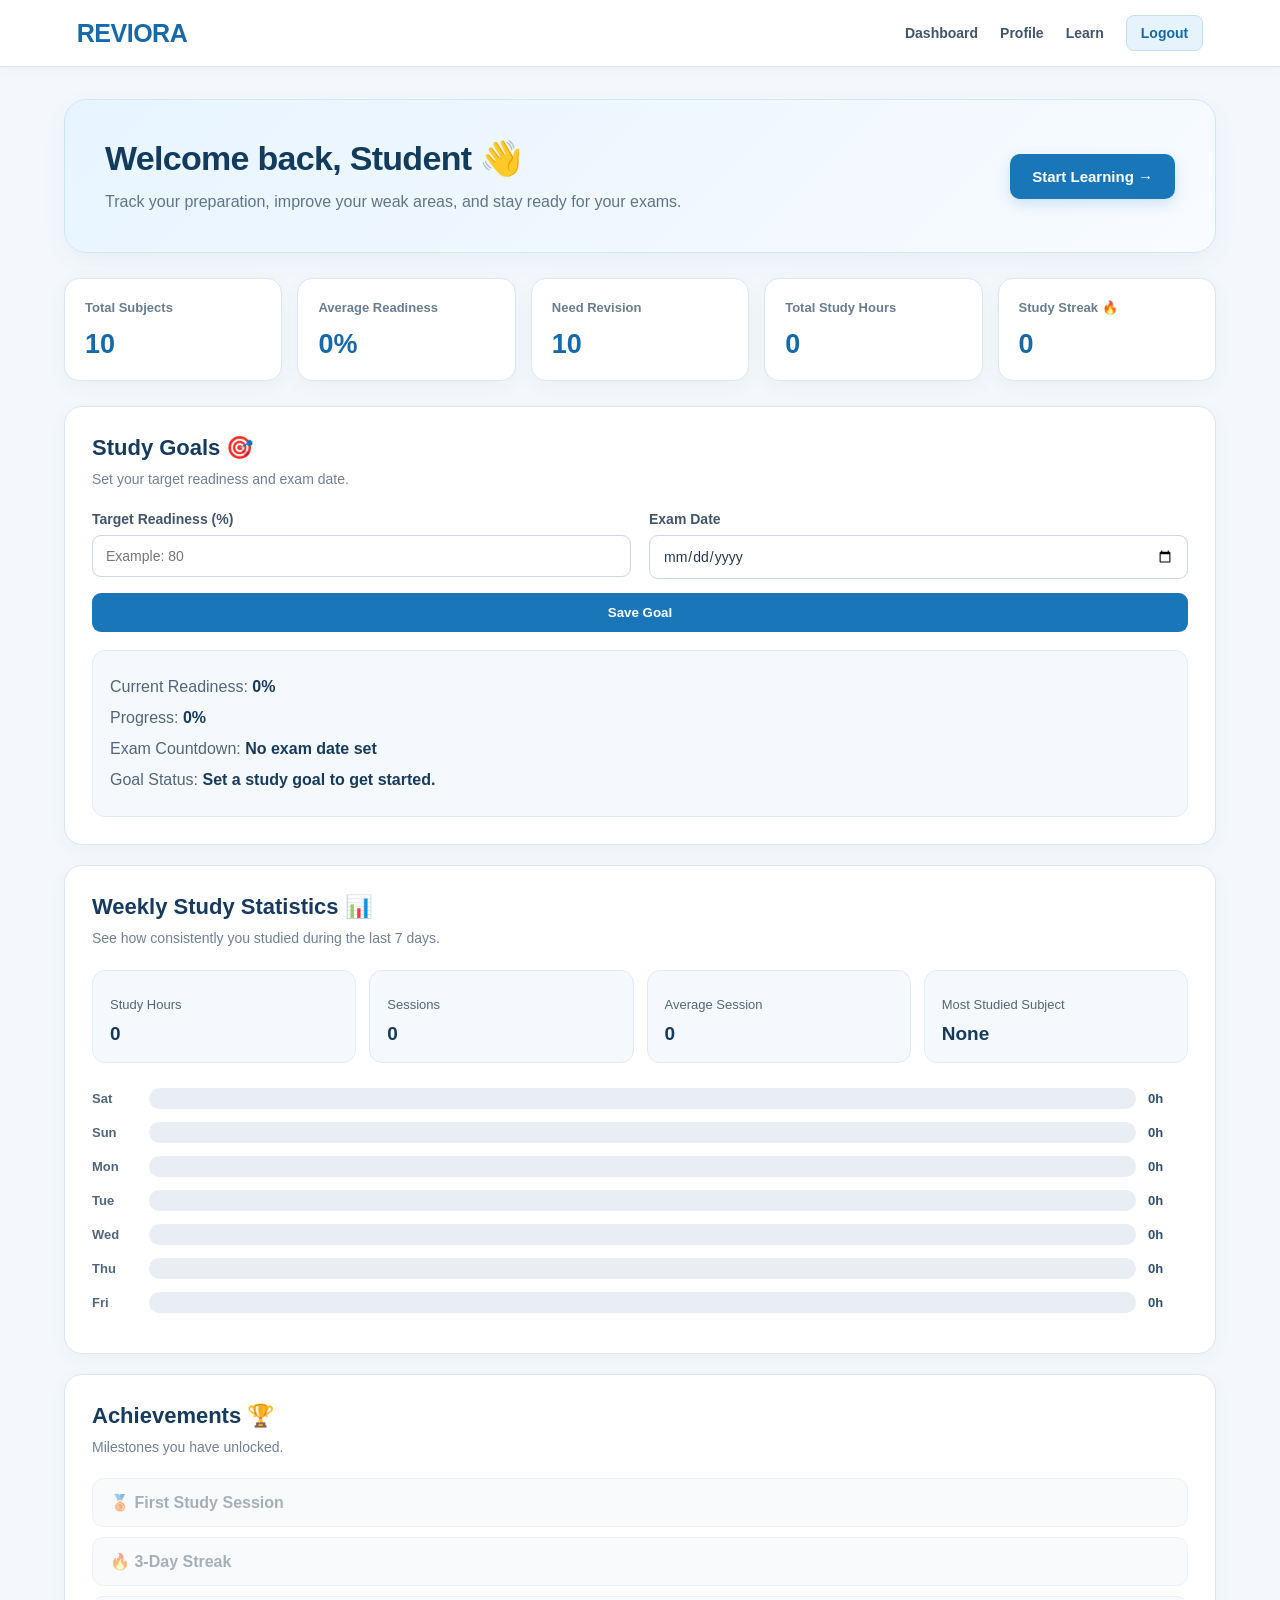
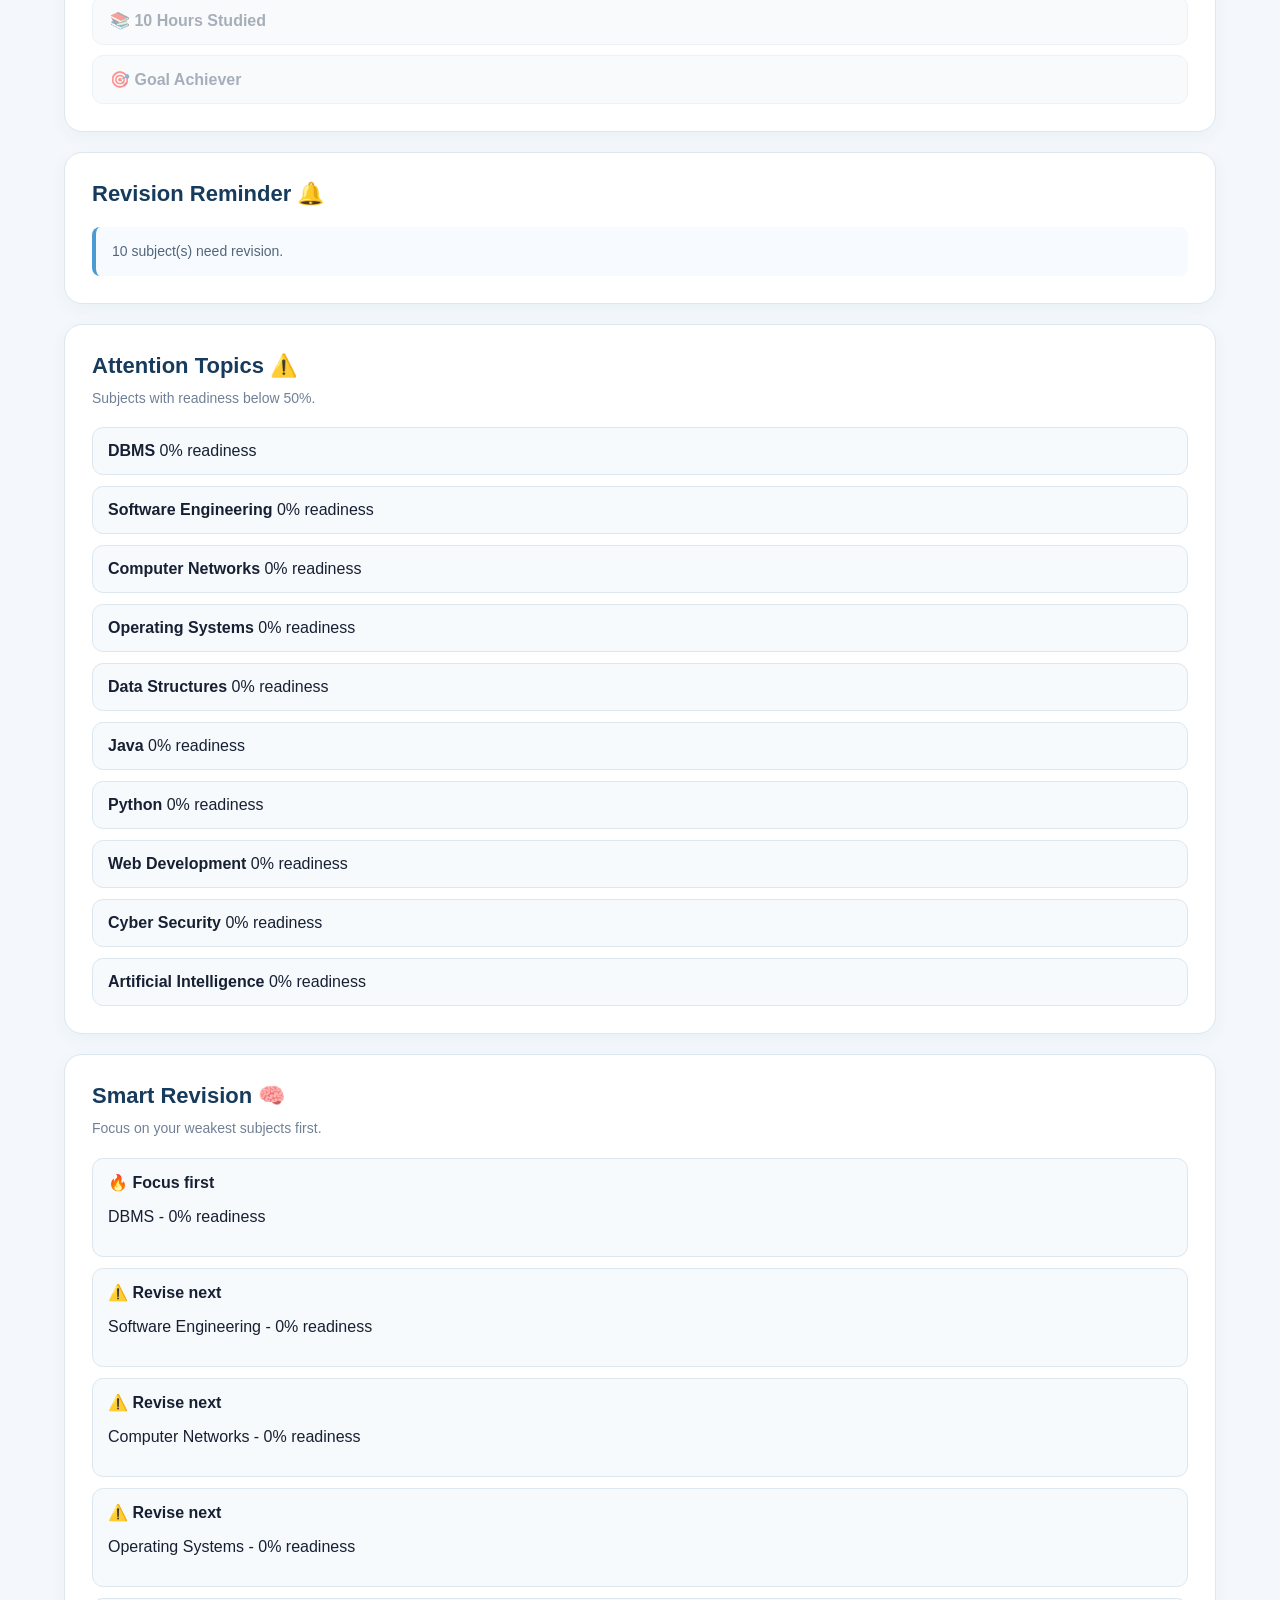
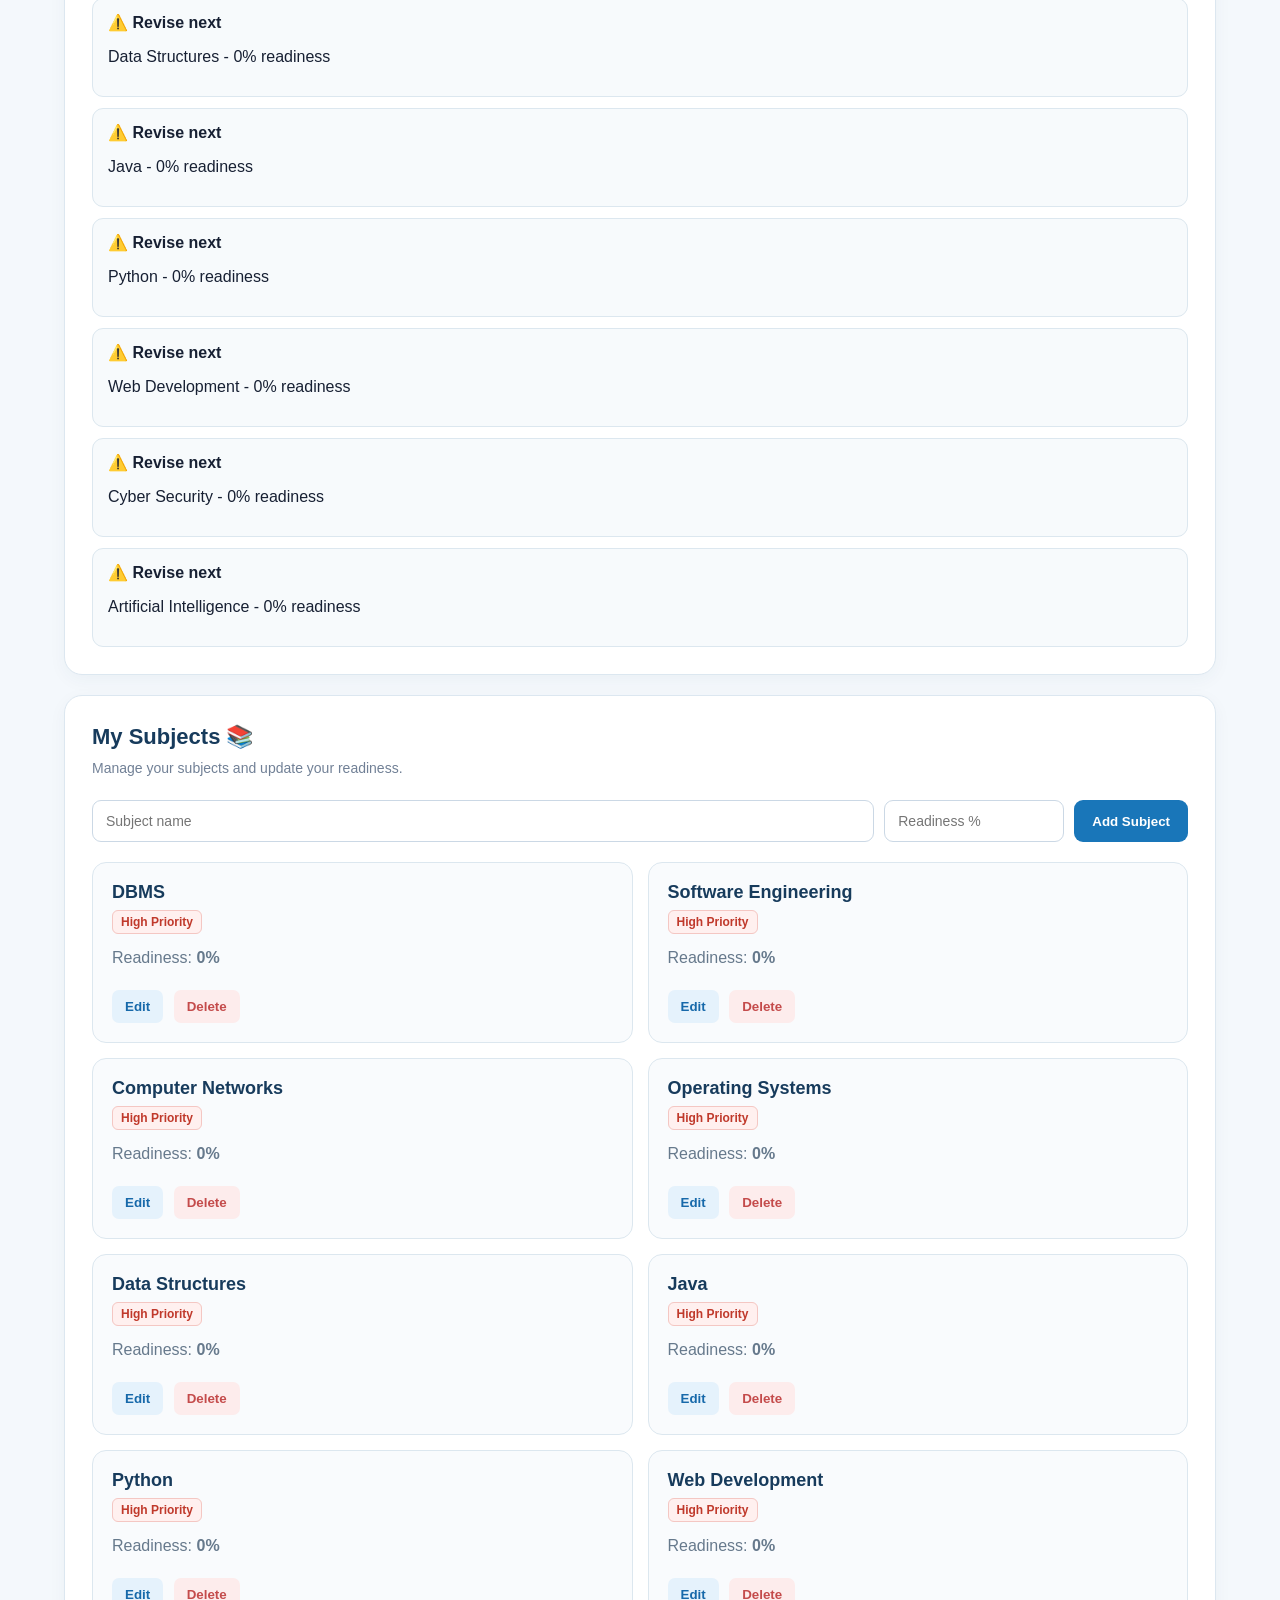
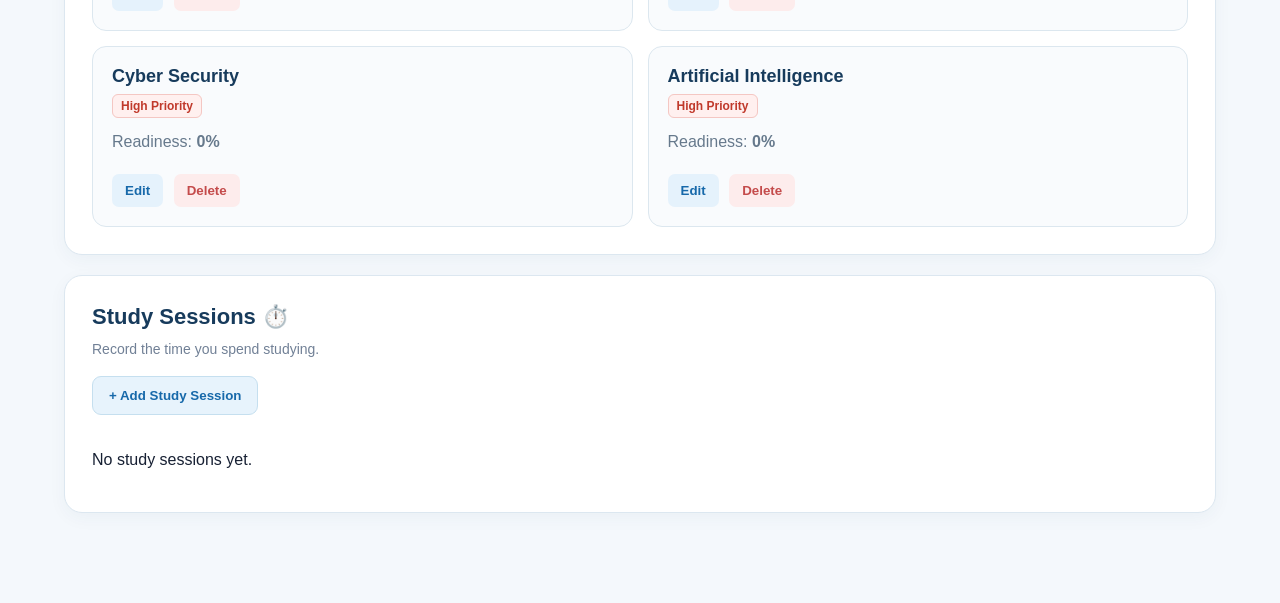
<file: index.html>
<!DOCTYPE html>
<html lang="en">
<head>
    <meta charset="UTF-8">
    <meta name="viewport" content="width=device-width, initial-scale=1.0">

    <title>REVIORA - Dashboard</title>

    <style>
        * {
            box-sizing: border-box;
        }

        html {
            scroll-behavior: smooth;
        }

        body {
            margin: 0;
            font-family: Arial, Helvetica, sans-serif;
            background: #f4f8fc;
            color: #172033;
        }

        a {
            text-decoration: none;
        }

        button,
        input,
        select {
            font-family: inherit;
        }

        /* =========================
           NAVIGATION
        ========================= */

        .dashboard-nav {
            width: 100%;
            background: rgba(255, 255, 255, 0.97);
            border-bottom: 1px solid #dbe5ef;
            padding: 15px 6%;
            display: flex;
            align-items: center;
            justify-content: space-between;
            position: sticky;
            top: 0;
            z-index: 100;
            box-shadow: 0 2px 12px rgba(30, 70, 100, 0.04);
        }

        .dashboard-brand {
            font-size: 25px;
            font-weight: 800;
            color: #1769aa;
            letter-spacing: -0.5px;
        }

        .dashboard-nav-links {
            display: flex;
            gap: 22px;
            align-items: center;
        }

        .dashboard-nav-links a {
            color: #43556b;
            font-weight: 600;
            font-size: 14px;
            transition: 0.2s;
        }

        .dashboard-nav-links a:hover {
            color: #1769aa;
        }

        #logoutBtn {
            border: 1px solid #c5dfef;
            background: #e7f3fc;
            color: #1769aa;
            padding: 9px 14px;
            border-radius: 8px;
            font-size: 14px;
            font-weight: 700;
            cursor: pointer;
            transition: 0.2s;
        }

        #logoutBtn:hover {
            background: #1769aa;
            color: white;
            transform: translateY(-1px);
        }

        /* =========================
           MAIN
        ========================= */

        .dashboard-page {
            width: 90%;
            max-width: 1200px;
            margin: 0 auto;
            padding: 32px 0 70px;
        }

        /* =========================
           HERO
        ========================= */

        .dashboard-hero {
            background: linear-gradient(135deg, #e7f4ff 0%, #f8fbff 100%);
            border: 1px solid #cfe6f8;
            border-radius: 22px;
            padding: 38px 40px;
            margin-bottom: 25px;
            display: flex;
            justify-content: space-between;
            align-items: center;
            gap: 25px;
            box-shadow: 0 8px 25px rgba(32, 91, 135, 0.06);
        }

        .dashboard-hero h1 {
            margin: 0 0 10px;
            font-size: 34px;
            line-height: 1.2;
            color: #123b5d;
            letter-spacing: -0.7px;
        }

        .dashboard-hero p {
            margin: 0;
            max-width: 650px;
            color: #61748a;
            font-size: 16px;
            line-height: 1.6;
        }

        #startLearningBtn {
            border: none;
            background: #1976b9;
            color: white;
            padding: 14px 22px;
            border-radius: 10px;
            font-size: 15px;
            font-weight: bold;
            cursor: pointer;
            white-space: nowrap;
            transition: 0.2s;
            box-shadow: 0 5px 14px rgba(25, 118, 185, 0.18);
        }

        #startLearningBtn:hover {
            background: #125b91;
            transform: translateY(-2px);
        }

        #startLearningBtn:active,
        #saveGoalBtn:active,
        #addSubjectBtn:active,
        #saveSessionBtn:active {
            transform: translateY(1px);
        }

        /* =========================
           STAT CARDS
        ========================= */

        .dashboard-stats {
            display: grid;
            grid-template-columns: repeat(5, 1fr);
            gap: 15px;
            margin-bottom: 25px;
        }

        .dashboard-stat {
            background: #ffffff;
            border: 1px solid #dce7f0;
            border-radius: 15px;
            padding: 20px;
            min-width: 0;
            box-shadow: 0 5px 18px rgba(30, 70, 100, 0.05);
            transition: 0.2s;
        }

        .dashboard-stat:hover {
            transform: translateY(-2px);
            box-shadow: 0 8px 22px rgba(30, 70, 100, 0.08);
            border-color: #c8dce9;
        }

        .dashboard-stat h3 {
            margin: 0 0 11px;
            font-size: 13px;
            line-height: 1.4;
            color: #6a7d90;
            font-weight: 700;
        }

        .dashboard-stat p {
            margin: 0;
            font-size: 27px;
            font-weight: 800;
            color: #1769aa;
        }

        /* =========================
           SECTIONS
        ========================= */

        .dashboard-section {
            background: #ffffff;
            border: 1px solid #dce7f0;
            border-radius: 18px;
            padding: 27px;
            margin-bottom: 20px;
            box-shadow: 0 5px 18px rgba(30, 70, 100, 0.045);
        }

        .dashboard-section h2 {
            margin: 0 0 7px;
            color: #173b5c;
            font-size: 22px;
            line-height: 1.3;
        }

        .dashboard-section > p {
            color: #718096;
            margin: 0;
            line-height: 1.55;
            font-size: 14px;
        }

        /* =========================
           GOALS
        ========================= */

        .goal-grid {
            display: grid;
            grid-template-columns: 1fr 1fr;
            gap: 18px;
            margin-top: 20px;
        }

        .goal-form {
            display: flex;
            flex-direction: column;
            gap: 8px;
        }

        .goal-form label {
            font-weight: 700;
            color: #42566b;
            font-size: 14px;
        }

        .goal-form input,
        .goal-form select {
            width: 100%;
            padding: 12px 13px;
            border-radius: 9px;
            border: 1px solid #cbd8e5;
            background: #ffffff;
            font-size: 14px;
            color: #26384b;
            transition: 0.2s;
        }

        .goal-form input:focus,
        .goal-form select:focus {
            outline: none;
            border-color: #4a9bd1;
            box-shadow: 0 0 0 3px rgba(74, 155, 209, 0.12);
        }

        #saveGoalBtn {
            background: #1976b9;
            color: white;
            border: none;
            padding: 12px 18px;
            border-radius: 9px;
            font-weight: bold;
            cursor: pointer;
            margin-top: 14px;
            transition: 0.2s;
        }

        #saveGoalBtn:hover {
            background: #125b91;
        }

        .dashboard-mini {
            background: #f5f9fd;
            border: 1px solid #e1ebf3;
            border-radius: 13px;
            padding: 17px;
            margin-top: 18px;
        }

        .dashboard-mini p {
            margin: 7px 0;
            color: #52667b;
            line-height: 1.5;
        }

        .dashboard-mini strong {
            color: #173b5c;
        }

        /* =========================
           WEEKLY STATISTICS
        ========================= */

        .weekly-grid {
            display: grid;
            grid-template-columns: repeat(4, 1fr);
            gap: 13px;
            margin-top: 20px;
        }

        .weekly-grid .dashboard-mini {
            margin-top: 0;
        }

        .weekly-grid .dashboard-mini p {
            font-size: 13px;
            margin-bottom: 8px;
        }

        .weekly-grid .dashboard-mini strong {
            font-size: 19px;
        }

        /* =========================
           WEEKLY CHART
        ========================= */

        #weeklyChart {
            margin-top: 25px;
            width: 100%;
        }

        #weeklyChart .chart-row {
            display: flex;
            align-items: center;
            gap: 12px;
            margin-bottom: 13px;
            width: 100%;
        }

        #weeklyChart .chart-day {
            width: 45px;
            font-weight: bold;
            color: #52667b;
            flex-shrink: 0;
            font-size: 13px;
        }

        #weeklyChart .chart-bar-container {
            flex: 1;
            height: 21px;
            background: #e8eef4;
            border-radius: 12px;
            overflow: hidden;
        }

        #weeklyChart .chart-bar {
            height: 100%;
            background: linear-gradient(90deg, #4b9bd3, #1976b9);
            border-radius: 12px;
            transition: width 0.4s ease;
        }

        #weeklyChart .chart-hours {
            width: 40px;
            font-weight: bold;
            color: #31516c;
            flex-shrink: 0;
            font-size: 13px;
        }

        /* =========================
           ACHIEVEMENTS
        ========================= */

        #achievements {
            display: grid;
            gap: 10px;
            margin-top: 19px;
        }

        .achievement {
            padding: 14px 17px;
            border-radius: 11px;
            font-weight: bold;
            background: #f2f6fa;
            border: 1px solid #dce7ef;
            color: #506276;
            transition: 0.2s;
        }

        .achievement.locked {
            opacity: 0.5;
        }

        .achievement.unlocked {
            opacity: 1;
            background: #ecf8f2;
            border: 2px solid #43a879;
            color: #256344;
        }

        /* =========================
           REVISION / ATTENTION
        ========================= */

        #revisionReminder {
            background: #f7fbff;
            border-left: 4px solid #4b9bd3;
            padding: 14px 16px;
            margin-top: 18px;
            border-radius: 8px;
            color: #52667b;
            line-height: 1.55;
        }

        #attentionTopics,
        #smartRevision {
            display: grid;
            gap: 11px;
            margin-top: 18px;
        }

        #attentionTopics > div,
        #smartRevision > div {
            background: #f7fafc;
            border: 1px solid #dce7ef;
            border-radius: 11px;
            padding: 14px 15px;
            transition: 0.2s;
        }

        #attentionTopics > div:hover,
        #smartRevision > div:hover {
            border-color: #bfd8e8;
            background: #f9fcff;
        }

        /* =========================
           SUBJECTS
        ========================= */

        #subjectsContainer {
            display: grid;
            grid-template-columns: repeat(2, 1fr);
            gap: 15px;
            margin-top: 20px;
        }

        .subject-card {
            background: #f9fbfd;
            border: 1px solid #dce7ef;
            border-radius: 14px;
            padding: 19px;
            transition: 0.2s;
        }

        .subject-card:hover {
            transform: translateY(-2px);
            border-color: #a9cfe9;
            box-shadow: 0 7px 20px rgba(35, 100, 145, 0.08);
        }

        .subject-card h3 {
            margin: 0 0 9px;
            color: #173b5c;
            font-size: 18px;
        }

        .subject-card p {
            color: #66798c;
            line-height: 1.5;
        }

        .subject-card button {
            border: none;
            padding: 9px 13px;
            border-radius: 7px;
            margin-right: 6px;
            margin-top: 4px;
            cursor: pointer;
            font-weight: 600;
            transition: 0.2s;
        }

        .subject-card button:first-of-type {
            background: #e5f2fc;
            color: #1769aa;
        }

        .subject-card button:first-of-type:hover {
            background: #d4eafa;
        }

        .subject-card button:last-of-type {
            background: #fdecec;
            color: #c44b4b;
        }

        .subject-card button:last-of-type:hover {
            background: #fbdada;
        }

        /* =========================
           SUBJECT INPUT
        ========================= */

        .subject-input-row {
            display: grid;
            grid-template-columns: 1fr 180px auto;
            gap: 10px;
            margin-top: 20px;
        }

        .subject-input-row input {
            min-width: 0;
            padding: 12px 13px;
            border-radius: 9px;
            border: 1px solid #cbd8e5;
            background: white;
            font-size: 14px;
            transition: 0.2s;
        }

        .subject-input-row input:focus {
            outline: none;
            border-color: #4a9bd1;
            box-shadow: 0 0 0 3px rgba(74, 155, 209, 0.12);
        }

        #addSubjectBtn {
            background: #1976b9;
            color: white;
            border: none;
            padding: 12px 18px;
            border-radius: 9px;
            font-weight: bold;
            cursor: pointer;
            white-space: nowrap;
            transition: 0.2s;
        }

        #addSubjectBtn:hover {
            background: #125b91;
        }

        /* =========================
           STUDY SESSIONS
        ========================= */

        #toggleSessionBtn {
            background: #e7f3fc;
            color: #1769aa;
            border: 1px solid #c5dfef;
            padding: 11px 16px;
            border-radius: 9px;
            font-weight: bold;
            cursor: pointer;
            margin-top: 16px;
            transition: 0.2s;
        }

        #toggleSessionBtn:hover {
            background: #d9edf9;
        }

        #studySessionForm {
            margin-top: 18px;
            padding: 18px;
            background: #f7fafc;
            border: 1px solid #dce7ef;
            border-radius: 13px;
        }

        #studySessionForm select,
        #studySessionForm input {
            padding: 12px;
            border-radius: 9px;
            border: 1px solid #cbd8e5;
            background: white;
            font-size: 14px;
            margin: 5px;
        }

        #studySessionForm select:focus,
        #studySessionForm input:focus {
            outline: none;
            border-color: #4a9bd1;
            box-shadow: 0 0 0 3px rgba(74, 155, 209, 0.12);
        }

        #saveSessionBtn {
            padding: 12px 17px;
            border-radius: 9px;
            border: none;
            background: #1976b9;
            color: white;
            font-weight: bold;
            cursor: pointer;
            margin: 5px;
            transition: 0.2s;
        }

        #saveSessionBtn:hover {
            background: #125b91;
        }

        #studyHistory {
            margin-top: 20px;
            display: grid;
            gap: 10px;
        }

        #studyHistory > div {
            background: #f8fafc;
            border: 1px solid #dce7ef;
            border-radius: 10px;
            padding: 14px;
        }

        /* =========================
           PRIORITY BADGES
        ========================= */

        .priority-high {
            color: #c0392b;
            background: #fff0ef;
            border: 1px solid #f4c7c3;
            padding: 4px 8px;
            border-radius: 6px;
            font-size: 12px;
            font-weight: bold;
        }

        .priority-medium {
            color: #a36b00;
            background: #fff8e6;
            border: 1px solid #f2d58a;
            padding: 4px 8px;
            border-radius: 6px;
            font-size: 12px;
            font-weight: bold;
        }

        .priority-low {
            color: #26734d;
            background: #ecf8f2;
            border: 1px solid #b8dfca;
            padding: 4px 8px;
            border-radius: 6px;
            font-size: 12px;
            font-weight: bold;
        }

        /* =========================
           RESPONSIVE - TABLET
        ========================= */

        @media (max-width: 1050px) {

            .dashboard-stats {
                grid-template-columns: repeat(3, 1fr);
            }

            .weekly-grid {
                grid-template-columns: repeat(2, 1fr);
            }
        }

        @media (max-width: 800px) {

            .dashboard-page {
                width: 92%;
            }

            .dashboard-hero {
                padding: 30px;
            }

            .dashboard-hero h1 {
                font-size: 29px;
            }

            .subject-input-row {
                grid-template-columns: 1fr 150px;
            }

            #addSubjectBtn {
                grid-column: 1 / -1;
            }

            #subjectsContainer {
                grid-template-columns: 1fr;
            }
        }

        /* =========================
           RESPONSIVE - MOBILE
        ========================= */

        @media (max-width: 650px) {

            .dashboard-nav {
                padding: 12px 4%;
                gap: 10px;
            }

            .dashboard-brand {
                font-size: 20px;
            }

            .dashboard-nav-links {
                gap: 5px;
                flex-wrap: wrap;
                justify-content: flex-end;
            }

            .dashboard-nav-links a {
                font-size: 11px;
            }

            #logoutBtn {
                padding: 7px 9px;
                font-size: 11px;
            }

            .dashboard-page {
                width: 92%;
                padding: 20px 0 45px;
            }

            .dashboard-hero {
                padding: 24px 20px;
                flex-direction: column;
                align-items: flex-start;
                gap: 18px;
                border-radius: 17px;
                margin-bottom: 18px;
            }

            .dashboard-hero h1 {
                font-size: 24px;
                line-height: 1.3;
            }

            .dashboard-hero p {
                font-size: 14px;
                line-height: 1.6;
            }

            #startLearningBtn {
                width: 100%;
                padding: 13px;
            }

            .dashboard-stats {
                grid-template-columns: repeat(2, minmax(0, 1fr));
                gap: 9px;
                margin-bottom: 18px;
            }

            .dashboard-stat {
                padding: 16px 13px;
                border-radius: 12px;
            }

            .dashboard-stat h3 {
                font-size: 11px;
                margin-bottom: 7px;
            }

            .dashboard-stat p {
                font-size: 21px;
            }

            .dashboard-section {
                padding: 20px 15px;
                border-radius: 15px;
                margin-bottom: 16px;
            }

            .dashboard-section h2 {
                font-size: 19px;
            }

            .dashboard-section > p {
                font-size: 13px;
                line-height: 1.55;
            }

            .goal-grid,
            .weekly-grid {
                grid-template-columns: 1fr;
                gap: 9px;
            }

            .dashboard-mini {
                padding: 14px;
                margin-top: 12px;
            }

            .subject-input-row {
                grid-template-columns: 1fr;
                gap: 8px;
            }

            .subject-input-row input,
            #addSubjectBtn {
                width: 100%;
            }

            .subject-card {
                padding: 16px;
            }

            .subject-card h3 {
                font-size: 17px;
            }

            .subject-card button {
                margin-top: 5px;
            }

            #studySessionForm {
                padding: 13px;
            }

            #studySessionForm select,
            #studySessionForm input,
            #saveSessionBtn {
                width: 100%;
                margin: 5px 0;
            }

            #weeklyChart .chart-row {
                gap: 7px;
                margin-bottom: 11px;
            }

            #weeklyChart .chart-day {
                width: 32px;
                font-size: 11px;
            }

            #weeklyChart .chart-hours {
                width: 32px;
                font-size: 11px;
            }

            #weeklyChart .chart-bar-container {
                height: 19px;
            }
        }

        /* =========================
           RESPONSIVE - SMALL PHONES
        ========================= */

        @media (max-width: 420px) {

            .dashboard-nav {
                align-items: flex-start;
            }

            .dashboard-brand {
                font-size: 18px;
            }

            .dashboard-nav-links {
                gap: 4px;
            }

            .dashboard-nav-links a,
            #logoutBtn {
                font-size: 10px;
                padding: 6px 7px;
            }

            .dashboard-page {
                width: 94%;
            }

            .dashboard-hero {
                padding: 21px 17px;
            }

            .dashboard-hero h1 {
                font-size: 22px;
            }

            .dashboard-hero p {
                font-size: 13px;
            }

            .dashboard-stats {
                gap: 8px;
            }

            .dashboard-stat {
                padding: 14px 11px;
            }

            .dashboard-stat p {
                font-size: 20px;
            }

            .dashboard-section {
                padding: 18px 13px;
            }

            .dashboard-section h2 {
                font-size: 18px;
            }
        }

    </style>
</head>

<body>

    <!-- =========================
         NAVIGATION
    ========================= -->

    <nav class="dashboard-nav">

        <div class="dashboard-brand">
            REVIORA
        </div>

        <div class="dashboard-nav-links">
            <a href="index.html">Dashboard</a>
            <a href="profile.html">Profile</a>
            <a href="topics.html">Learn</a>

            <button id="logoutBtn" type="button">
                Logout
            </button>
        </div>

    </nav>


    <main class="dashboard-page">

        <!-- =========================
             HERO
        ========================= -->

        <section class="dashboard-hero">

            <div>
                <h1>
                    Welcome back, <span id="studentName">Student</span> 👋
                </h1>

                <p>
                    Track your preparation, improve your weak areas,
                    and stay ready for your exams.
                </p>
            </div>

            <button id="startLearningBtn">
                Start Learning →
            </button>

        </section>


        <!-- =========================
             DASHBOARD STATS
        ========================= -->

        <section class="dashboard-stats">

            <div class="dashboard-stat">
                <h3>Total Subjects</h3>
                <p id="totalSubjects">0</p>
            </div>

            <div class="dashboard-stat">
                <h3>Average Readiness</h3>
                <p id="averageReadiness">0%</p>
            </div>

            <div class="dashboard-stat">
                <h3>Need Revision</h3>
                <p id="needRevision">0</p>
            </div>

            <div class="dashboard-stat">
                <h3>Total Study Hours</h3>
                <p id="totalStudyTime">0</p>
            </div>

            <div class="dashboard-stat">
                <h3>Study Streak 🔥</h3>
                <p id="studyStreak">0</p>
            </div>

        </section>


        <!-- =========================
             STUDY GOALS
        ========================= -->

        <section class="dashboard-section">

            <h2>Study Goals 🎯</h2>

            <p>
                Set your target readiness and exam date.
            </p>

            <div class="goal-grid">

                <div class="goal-form">

                    <label for="targetReadiness">
                        Target Readiness (%)
                    </label>

                    <input
                        type="number"
                        id="targetReadiness"
                        min="1"
                        max="100"
                        placeholder="Example: 80"
                    >

                </div>


                <div class="goal-form">

                    <label for="examDate">
                        Exam Date
                    </label>

                    <input
                        type="date"
                        id="examDate"
                    >

                </div>

            </div>


            <div class="goal-form">

                <button id="saveGoalBtn">
                    Save Goal
                </button>

            </div>


            <div class="dashboard-mini">

                <p>
                    Current Readiness:
                    <strong id="goalCurrentReadiness">0%</strong>
                </p>

                <p>
                    Progress:
                    <strong id="goalProgress">0%</strong>
                </p>

                <p>
                    Exam Countdown:
                    <strong id="examCountdown">Not set</strong>
                </p>

                <p>
                    Goal Status:
                    <strong id="goalStatus">No goal set</strong>
                </p>

            </div>

        </section>


        <!-- =========================
             WEEKLY STATISTICS
        ========================= -->

        <section class="dashboard-section">

            <h2>Weekly Study Statistics 📊</h2>

            <p>
                See how consistently you studied during the last 7 days.
            </p>


            <div class="weekly-grid">

                <div class="dashboard-mini">

                    <p>Study Hours</p>

                    <strong id="weeklyStudyHours">
                        0
                    </strong>

                </div>


                <div class="dashboard-mini">

                    <p>Sessions</p>

                    <strong id="weeklySessions">
                        0
                    </strong>

                </div>


                <div class="dashboard-mini">

                    <p>Average Session</p>

                    <strong id="weeklyAverage">
                        0
                    </strong>

                </div>


                <div class="dashboard-mini">

                    <p>Most Studied Subject</p>

                    <strong id="mostStudiedSubject">
                        —
                    </strong>

                </div>

            </div>


            <div id="weeklyChart"></div>

        </section>


        <!-- =========================
             ACHIEVEMENTS
        ========================= -->

        <section class="dashboard-section">

            <h2>Achievements 🏆</h2>

            <p>
                Milestones you have unlocked.
            </p>

            <div id="achievements">

                <div class="achievement locked">
                    🥉 First Study Session
                </div>

                <div class="achievement locked">
                    🔥 3-Day Streak
                </div>

                <div class="achievement locked">
                    📚 10 Hours Studied
                </div>

                <div class="achievement locked">
                    🎯 Goal Achiever
                </div>

            </div>

        </section>


        <!-- =========================
             REVISION REMINDER
        ========================= -->

        <section class="dashboard-section">

            <h2>Revision Reminder 🔔</h2>

            <p id="revisionReminder">
                Checking your revision status...
            </p>

        </section>


        <!-- =========================
             ATTENTION TOPICS
        ========================= -->

        <section class="dashboard-section">

            <h2>Attention Topics ⚠️</h2>

            <p>
                Subjects with readiness below 50%.
            </p>

            <div id="attentionTopics"></div>

        </section>


        <!-- =========================
             SMART REVISION
        ========================= -->

        <section class="dashboard-section">

            <h2>Smart Revision 🧠</h2>

            <p>
                Focus on your weakest subjects first.
            </p>

            <div id="smartRevision"></div>

        </section>


        <!-- =========================
             MY SUBJECTS
        ========================= -->

        <section
            class="dashboard-section"
            id="subjectsSection"
        >

            <h2>My Subjects 📚</h2>

            <p>
                Manage your subjects and update your readiness.
            </p>


            <div class="subject-input-row">

                <input
                    type="text"
                    id="subjectName"
                    placeholder="Subject name"
                >

                <input
                    type="number"
                    id="subjectReadiness"
                    min="0"
                    max="100"
                    placeholder="Readiness %"
                >

                <button id="addSubjectBtn">
                    Add Subject
                </button>

            </div>


            <div id="subjectsContainer"></div>

        </section>


        <!-- =========================
             STUDY SESSIONS
        ========================= -->

        <section class="dashboard-section">

            <h2>Study Sessions ⏱️</h2>

            <p>
                Record the time you spend studying.
            </p>


            <button id="toggleSessionBtn">
                + Add Study Session
            </button>


            <div
                id="studySessionForm"
                style="display: none;"
            >

                <select id="sessionSubject">

                    <option value="">
                        Select Subject
                    </option>

                </select>


                <input
                    type="number"
                    id="sessionHours"
                    min="0.1"
                    step="0.1"
                    placeholder="Hours studied"
                >


                <input
                    type="date"
                    id="sessionDate"
                >


                <button id="saveSessionBtn">
                    Save Session
                </button>

            </div>


            <div id="studyHistory"></div>

        </section>

    </main>


    <script src="script.js"></script>

    <script>

        const logoutBtn = document.getElementById("logoutBtn");

        if (logoutBtn) {

            logoutBtn.addEventListener("click", function () {

                localStorage.removeItem("isLoggedIn");
                localStorage.removeItem("studentEmail");

                window.location.href = "login.html";

            });

        }

    </script>

</body>
</html>
</file>
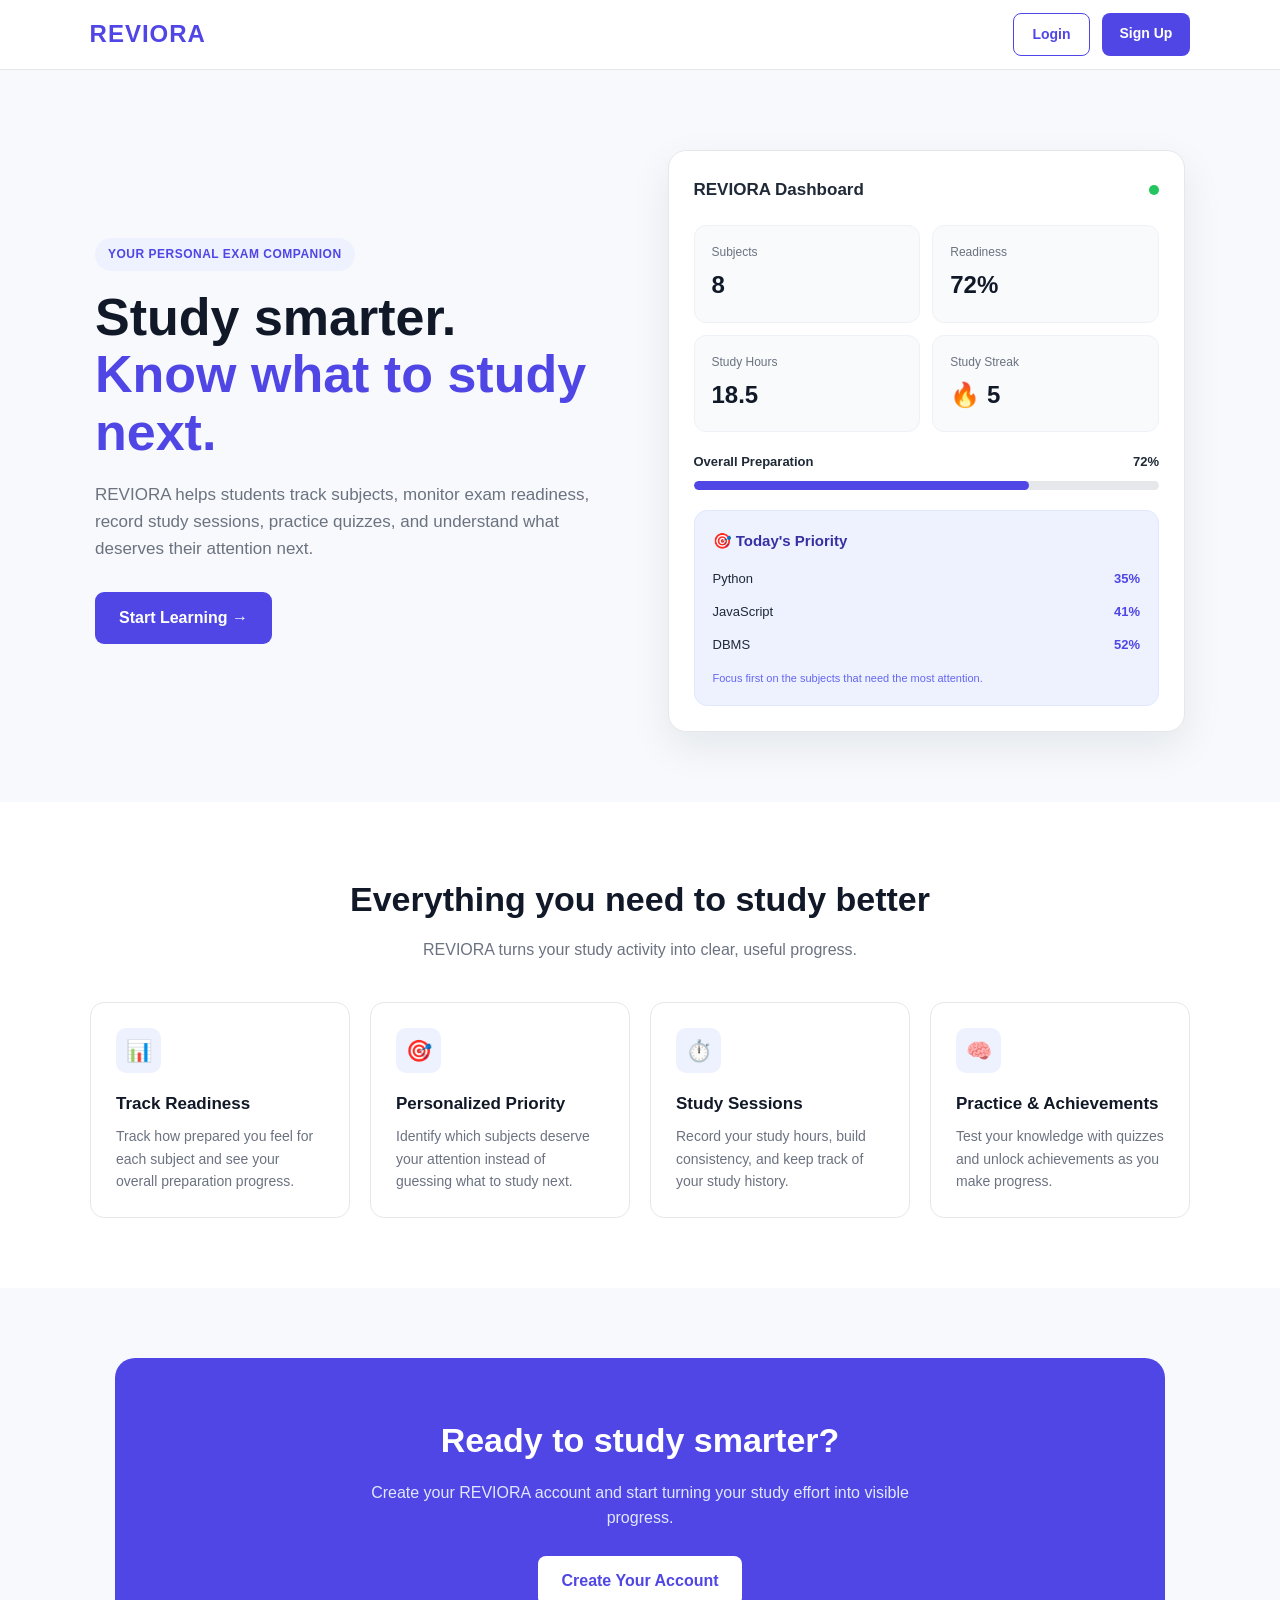
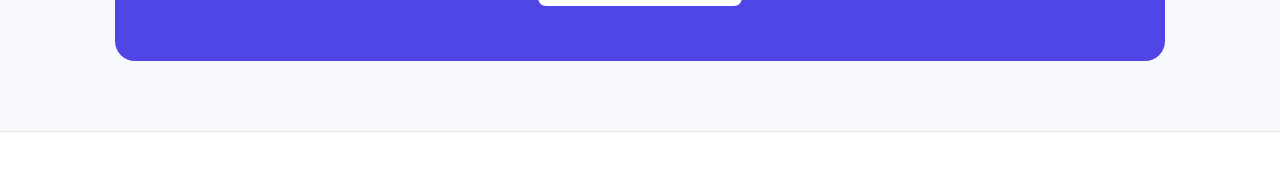
<file: home.html>
<!DOCTYPE html>
<html lang="en">

<head>
    <meta charset="UTF-8">
    <meta name="viewport" content="width=device-width, initial-scale=1.0">

    <title>REVIORA | Study Smarter</title>

    <style>

        * {
            margin: 0;
            padding: 0;
            box-sizing: border-box;
        }

        body {
            font-family: Arial, sans-serif;
            background: #f7f9fc;
            color: #1f2937;
            line-height: 1.6;
        }
        
        nav {
            height: 70px;
            background: white;
            display: flex;
            align-items: center;
            justify-content: space-between;
            padding: 0 7%;
            border-bottom: 1px solid #e5e7eb;
            position: sticky;
            top: 0;
            z-index: 100;
        }

        .logo {
            font-size: 24px;
            font-weight: 800;
            color: #4f46e5;
            letter-spacing: 1px;
        }

        .nav-buttons {
            display: flex;
            gap: 12px;
        }

        .nav-buttons a {
            text-decoration: none;
            padding: 9px 18px;
            border-radius: 8px;
            font-size: 14px;
            font-weight: 600;
            transition: 0.2s;
        }

        .login-btn {
            color: #4f46e5;
            border: 1px solid #4f46e5;
            background: white;
        }

        .login-btn:hover {
            background: #eef2ff;
        }

        .signup-btn {
            color: white;
            background: #4f46e5;
        }

        .signup-btn:hover {
            background: #4338ca;
        }

        .hero {
            max-width: 1150px;
            margin: auto;
            padding: 80px 30px 70px;
            display: grid;
            grid-template-columns: 1fr 1fr;
            gap: 55px;
            align-items: center;
        }

        .hero-tag {
            display: inline-block;
            color: #4f46e5;
            background: #eef2ff;
            padding: 7px 13px;
            border-radius: 20px;
            font-size: 12px;
            font-weight: 700;
            letter-spacing: 0.5px;
            margin-bottom: 18px;
        }

        .hero h1 {
            font-size: 52px;
            line-height: 1.1;
            color: #111827;
            margin-bottom: 20px;
        }

        .hero h1 span {
            color: #4f46e5;
        }

        .hero-text {
            font-size: 17px;
            color: #6b7280;
            max-width: 540px;
            margin-bottom: 30px;
        }

        .hero-button {
            display: inline-block;
            text-decoration: none;
            background: #4f46e5;
            color: white;
            padding: 13px 24px;
            border-radius: 9px;
            font-weight: 700;
            transition: 0.2s;
        }

        .hero-button:hover {
            background: #4338ca;
            transform: translateY(-2px);
        }

        .dashboard-preview {
            background: white;
            border: 1px solid #e5e7eb;
            border-radius: 18px;
            padding: 25px;
            box-shadow: 0 15px 40px rgba(15, 23, 42, 0.08);
        }

        .preview-header {
            display: flex;
            justify-content: space-between;
            align-items: center;
            margin-bottom: 22px;
        }

        .preview-header strong {
            font-size: 17px;
        }

        .preview-dot {
            width: 10px;
            height: 10px;
            background: #22c55e;
            border-radius: 50%;
        }

        .stats-grid {
            display: grid;
            grid-template-columns: repeat(2, 1fr);
            gap: 12px;
        }

        .stat-card {
            padding: 17px;
            border-radius: 12px;
            background: #f8fafc;
            border: 1px solid #eef2f7;
        }

        .stat-card p {
            color: #6b7280;
            font-size: 12px;
            margin-bottom: 4px;
        }

        .stat-card h3 {
            font-size: 24px;
            color: #111827;
        }

        .progress-section {
            margin-top: 20px;
        }

        .progress-title {
            display: flex;
            justify-content: space-between;
            margin-bottom: 8px;
            font-size: 13px;
            font-weight: 600;
        }

        .progress-bar {
            height: 9px;
            background: #e5e7eb;
            border-radius: 20px;
            overflow: hidden;
        }

        .progress-fill {
            height: 100%;
            width: 72%;
            background: #4f46e5;
            border-radius: 20px;
        }

        .priority-box {
            margin-top: 20px;
            padding: 18px;
            background: #eef2ff;
            border-radius: 13px;
            border: 1px solid #e0e7ff;
        }

        .priority-box h4 {
            color: #3730a3;
            margin-bottom: 10px;
            font-size: 15px;
        }

        .priority-item {
            display: flex;
            justify-content: space-between;
            padding: 6px 0;
            font-size: 13px;
        }

        .priority-item span:last-child {
            font-weight: 700;
            color: #4f46e5;
        }

        .priority-note {
            margin-top: 8px;
            font-size: 11px;
            color: #6366f1;
        }

        .features-section {
            background: white;
            padding: 70px 7%;
        }

        .section-heading {
            text-align: center;
            max-width: 650px;
            margin: auto;
        }

        .section-heading h2 {
            font-size: 34px;
            color: #111827;
            margin-bottom: 10px;
        }

        .section-heading p {
            color: #6b7280;
        }

        .features {
            max-width: 1100px;
            margin: 40px auto 0;
            display: grid;
            grid-template-columns: repeat(4, 1fr);
            gap: 20px;
        }

        .feature-card {
            padding: 25px;
            border: 1px solid #e5e7eb;
            border-radius: 14px;
            background: white;
            transition: 0.2s;
        }

        .feature-card:hover {
            transform: translateY(-5px);
            box-shadow: 0 10px 25px rgba(15, 23, 42, 0.08);
            border-color: #c7d2fe;
        }

        .feature-icon {
            width: 45px;
            height: 45px;
            display: flex;
            align-items: center;
            justify-content: center;
            background: #eef2ff;
            border-radius: 10px;
            font-size: 21px;
            margin-bottom: 17px;
        }

        .feature-card h3 {
            font-size: 17px;
            margin-bottom: 8px;
            color: #111827;
        }

        .feature-card p {
            color: #6b7280;
            font-size: 14px;
        }

        .cta {
            max-width: 1050px;
            margin: 70px auto;
            padding: 55px 30px;
            text-align: center;
            background: #4f46e5;
            border-radius: 20px;
            color: white;
        }

        .cta h2 {
            font-size: 34px;
            margin-bottom: 12px;
        }

        .cta p {
            max-width: 600px;
            margin: 0 auto 25px;
            color: #e0e7ff;
        }

        .cta a {
            display: inline-block;
            background: white;
            color: #4f46e5;
            text-decoration: none;
            padding: 12px 23px;
            border-radius: 8px;
            font-weight: 700;
            transition: 0.2s;
        }

        .cta a:hover {
            background: #eef2ff;
        }

        footer {
            background: white;
            border-top: 1px solid #e5e7eb;
            text-align: center;
            padding: 25px;
            color: #6b7280;
            font-size: 13px;
        }

        @media (max-width: 950px) {

            .hero {
                grid-template-columns: 1fr;
                text-align: center;
            }

            .hero-text {
                margin-left: auto;
                margin-right: auto;
            }

            .dashboard-preview {
                max-width: 600px;
                width: 100%;
                margin: auto;
            }

            .features {
                grid-template-columns: repeat(2, 1fr);
            }

        }

        @media (max-width: 600px) {

            nav {
                padding: 0 20px;
            }

            .logo {
                font-size: 21px;
            }

            .nav-buttons {
                gap: 6px;
            }

            .nav-buttons a {
                padding: 8px 12px;
                font-size: 12px;
            }

            .hero {
                padding: 55px 20px;
                gap: 35px;
            }

            .hero h1 {
                font-size: 40px;
            }

            .hero-text {
                font-size: 15px;
            }

            .dashboard-preview {
                padding: 18px;
            }

            .stats-grid {
                gap: 8px;
            }

            .stat-card {
                padding: 13px;
            }

            .stat-card h3 {
                font-size: 20px;
            }

            .features-section {
                padding: 55px 20px;
            }

            .section-heading h2 {
                font-size: 28px;
            }

            .features {
                grid-template-columns: 1fr;
                margin-top: 30px;
            }

            .cta {
                margin: 50px 20px;
                padding: 40px 20px;
            }

            .cta h2 {
                font-size: 28px;
            }

        }

        @media (max-width: 400px) {

            .hero h1 {
                font-size: 35px;
            }

            .nav-buttons a {
                padding: 7px 9px;
            }

            .stats-grid {
                grid-template-columns: 1fr 1fr;
            }

            .priority-item {
                font-size: 12px;
            }

        }

    </style>
</head>

<body>

    <nav>

        <div class="logo">
            REVIORA
        </div>

        <div class="nav-buttons">

            <a href="login.html" class="login-btn">
                Login
            </a>

            <a href="signup.html" class="signup-btn">
                Sign Up
            </a>

        </div>

    </nav>

    <main>

        <section class="hero">

            <div class="hero-content">

                <div class="hero-tag">
                    YOUR PERSONAL EXAM COMPANION
                </div>

                <h1>
                    Study smarter.
                    <br>
                    <span>Know what to study next.</span>
                </h1>

                <p class="hero-text">
                    REVIORA helps students track subjects, monitor exam
                    readiness, record study sessions, practice quizzes,
                    and understand what deserves their attention next.
                </p>

                <a href="signup.html" class="hero-button">
                    Start Learning →
                </a>

            </div>

            <div class="dashboard-preview">

                <div class="preview-header">

                    <strong>
                        REVIORA Dashboard
                    </strong>

                    <div class="preview-dot"></div>

                </div>


                <div class="stats-grid">

                    <div class="stat-card">
                        <p>Subjects</p>
                        <h3>8</h3>
                    </div>

                    <div class="stat-card">
                        <p>Readiness</p>
                        <h3>72%</h3>
                    </div>

                    <div class="stat-card">
                        <p>Study Hours</p>
                        <h3>18.5</h3>
                    </div>

                    <div class="stat-card">
                        <p>Study Streak</p>
                        <h3>🔥 5</h3>
                    </div>

                </div>


                <div class="progress-section">

                    <div class="progress-title">
                        <span>Overall Preparation</span>
                        <span>72%</span>
                    </div>

                    <div class="progress-bar">

                        <div class="progress-fill"></div>

                    </div>

                </div>


                <!-- Personalized Priority -->

                <div class="priority-box">

                    <h4>
                        🎯 Today's Priority
                    </h4>

                    <div class="priority-item">
                        <span>Python</span>
                        <span>35%</span>
                    </div>

                    <div class="priority-item">
                        <span>JavaScript</span>
                        <span>41%</span>
                    </div>

                    <div class="priority-item">
                        <span>DBMS</span>
                        <span>52%</span>
                    </div>

                    <p class="priority-note">
                        Focus first on the subjects that need the most attention.
                    </p>

                </div>

            </div>

        </section>

        <section class="features-section">

            <div class="section-heading">

                <h2>
                    Everything you need to study better
                </h2>

                <p>
                    REVIORA turns your study activity into clear,
                    useful progress.
                </p>

            </div>


            <div class="features">


                <div class="feature-card">

                    <div class="feature-icon">
                        📊
                    </div>

                    <h3>
                        Track Readiness
                    </h3>

                    <p>
                        Track how prepared you feel for each subject
                        and see your overall preparation progress.
                    </p>

                </div>


                <div class="feature-card">

                    <div class="feature-icon">
                        🎯
                    </div>

                    <h3>
                        Personalized Priority
                    </h3>

                    <p>
                        Identify which subjects deserve your attention
                        instead of guessing what to study next.
                    </p>

                </div>


                <div class="feature-card">

                    <div class="feature-icon">
                        ⏱️
                    </div>

                    <h3>
                        Study Sessions
                    </h3>

                    <p>
                        Record your study hours, build consistency,
                        and keep track of your study history.
                    </p>

                </div>


                <div class="feature-card">

                    <div class="feature-icon">
                        🧠
                    </div>

                    <h3>
                        Practice & Achievements
                    </h3>

                    <p>
                        Test your knowledge with quizzes and unlock
                        achievements as you make progress.
                    </p>

                </div>


            </div>

        </section>

        <section class="cta">

            <h2>
                Ready to study smarter?
            </h2>

            <p>
                Create your REVIORA account and start turning
                your study effort into visible progress.
            </p>

            <a href="signup.html">
                Create Your Account
            </a>

        </section>

    </main>

    <footer>

    </footer>

</body>

</html>
</file>
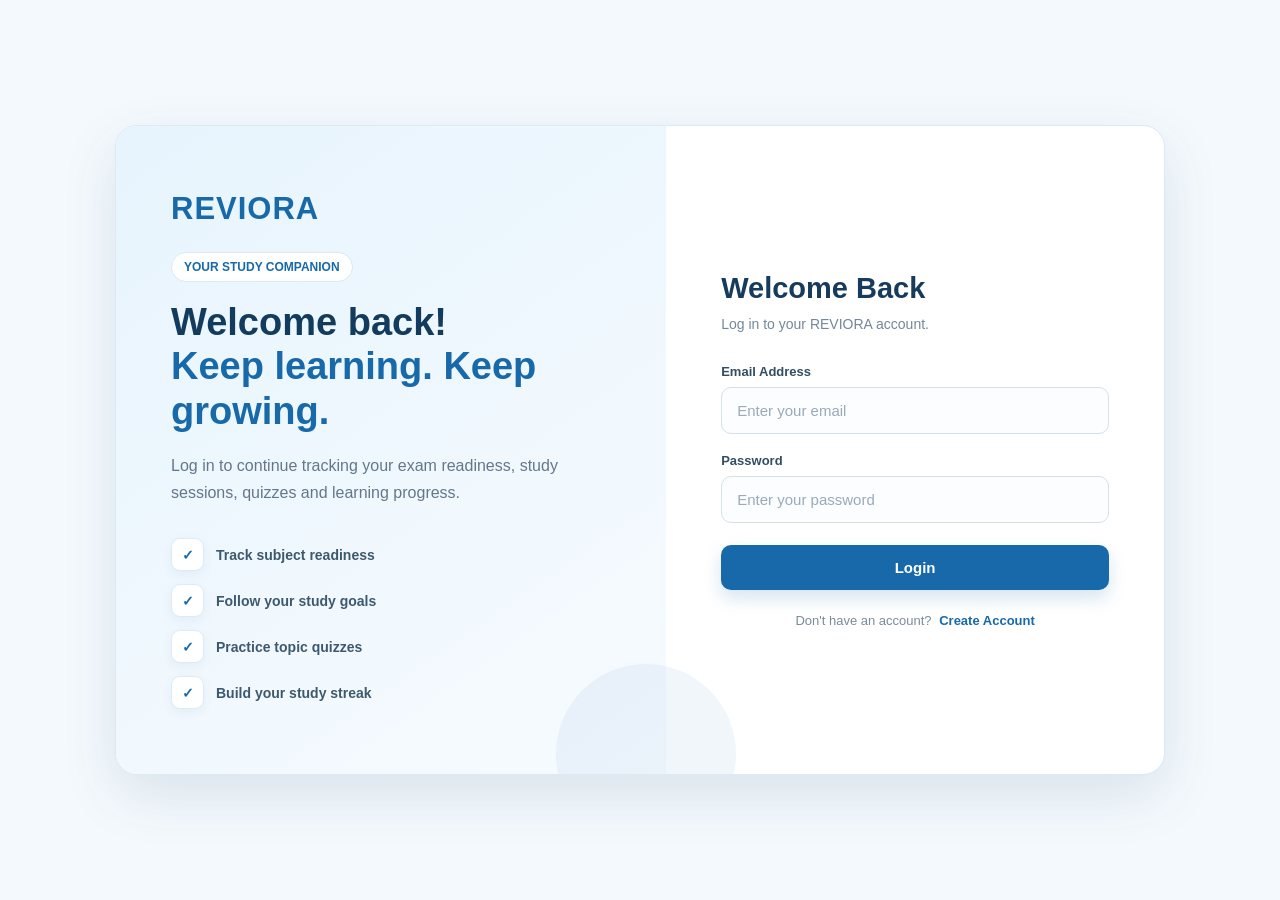
<file: login.html>
<!DOCTYPE html>
<html lang="en">

<head>

    <meta charset="UTF-8">

    <meta
        name="viewport"
        content="width=device-width, initial-scale=1.0"
    >

    <title>REVIORA - Login</title>

    <style>

        * {
            margin: 0;
            padding: 0;
            box-sizing: border-box;
        }


        body {
            margin: 0;
            font-family: Arial, Helvetica, sans-serif;
            background: #f4f9fd;
            color: #172033;
            min-height: 100vh;

            display: flex;
            align-items: center;
            justify-content: center;

            padding: 30px 20px;
        }


        /* =========================
           MAIN CARD
        ========================= */

        .login-page {
            width: 100%;
            max-width: 1050px;

            display: grid;
            grid-template-columns: 1.05fr 0.95fr;

            background: white;

            border: 1px solid #dceaf4;
            border-radius: 22px;

            overflow: hidden;

            box-shadow:
                0 20px 55px
                rgba(30, 75, 110, 0.12);
        }


        /* =========================
           LEFT SIDE
        ========================= */

        .login-info {
            position: relative;

            padding: 65px 55px;

            display: flex;
            flex-direction: column;
            justify-content: center;

            background:
                linear-gradient(
                    145deg,
                    #e7f4fd 0%,
                    #f7fbff 100%
                );
        }


        .login-info::after {
            content: "";

            position: absolute;

            width: 180px;
            height: 180px;

            border-radius: 50%;

            background: rgba(23, 105, 170, 0.06);

            right: -70px;
            bottom: -70px;
        }


        .brand {
            font-size: 31px;
            font-weight: 800;

            color: #1769aa;

            margin-bottom: 25px;

            letter-spacing: 1px;
        }


        .welcome-label {
            display: inline-block;

            width: fit-content;

            padding: 7px 12px;

            border-radius: 20px;

            background: white;
            color: #1769aa;

            font-size: 12px;
            font-weight: 700;

            margin-bottom: 18px;

            border: 1px solid #d8eaf6;
        }


        .login-info h1 {
            margin: 0 0 18px;

            max-width: 470px;

            font-size: 38px;
            line-height: 1.18;

            color: #123b5d;
        }


        .login-info h1 span {
            color: #1769aa;
        }


        .login-info > p {
            margin: 0;

            max-width: 450px;

            font-size: 16px;
            line-height: 1.7;

            color: #63778b;
        }


        /* =========================
           FEATURES
        ========================= */

        .features {
            margin-top: 32px;

            display: grid;
            gap: 13px;

            position: relative;
            z-index: 2;
        }


        .feature {
            display: flex;
            align-items: center;

            gap: 12px;

            color: #3d596e;

            font-size: 14px;
            font-weight: 600;
        }


        .feature-icon {
            width: 33px;
            height: 33px;

            display: flex;
            align-items: center;
            justify-content: center;

            flex-shrink: 0;

            border-radius: 9px;

            background: white;
            color: #1769aa;

            border: 1px solid #dcecf6;

            font-size: 14px;
            font-weight: 800;

            box-shadow:
                0 4px 12px
                rgba(30, 70, 100, 0.06);
        }


        /* =========================
           RIGHT SIDE
        ========================= */

        .login-form-section {
            padding: 65px 55px;

            display: flex;
            flex-direction: column;
            justify-content: center;
        }


        .form-top {
            margin-bottom: 28px;
        }


        .form-top h2 {
            margin: 0 0 8px;

            font-size: 29px;

            color: #173b5c;
        }


        .subtitle {
            margin: 0;

            color: #74879a;

            font-size: 14px;
            line-height: 1.6;
        }


        /* =========================
           FORM
        ========================= */

        #loginForm {
            width: 100%;
        }


        .form-group {
            margin-bottom: 19px;
        }


        .form-group label {
            display: block;

            margin-bottom: 8px;

            color: #334e63;

            font-size: 13px;
            font-weight: 700;
        }


        .form-group input {
            width: 100%;

            padding: 14px 15px;

            border: 1px solid #d4e1eb;

            border-radius: 10px;

            background: #fbfdff;

            color: #172033;

            font-size: 15px;

            outline: none;

            transition: 0.2s;
        }


        .form-group input::placeholder {
            color: #9aaaba;
        }


        .form-group input:hover {
            border-color: #bdd4e4;
        }


        .form-group input:focus {
            border-color: #4f96c5;

            background: white;

            box-shadow:
                0 0 0 3px
                rgba(79, 150, 197, 0.12);
        }


        /* =========================
           LOGIN BUTTON
        ========================= */

        .login-button {
            width: 100%;

            padding: 14px;

            border: none;

            border-radius: 10px;

            background: #1769aa;

            color: white;

            font-size: 15px;
            font-weight: 700;

            cursor: pointer;

            margin-top: 3px;

            box-shadow:
                0 8px 18px
                rgba(23, 105, 170, 0.18);

            transition: 0.2s;
        }


        .login-button:hover {
            background: #125b91;

            transform: translateY(-1px);

            box-shadow:
                0 10px 22px
                rgba(23, 105, 170, 0.22);
        }


        .login-button:active {
            transform: translateY(0);
        }


        /* =========================
           SIGNUP
        ========================= */

        .signup-text {
            text-align: center;

            margin: 23px 0 0;

            color: #7a8b9b;

            font-size: 13px;
        }


        .signup-text a {
            color: #1769aa;

            font-weight: 700;

            text-decoration: none;

            margin-left: 4px;
        }


        .signup-text a:hover {
            text-decoration: underline;
        }


        /* =========================
           MOBILE
        ========================= */

        @media (max-width: 800px) {

            body {
                padding: 20px 15px;
            }


            .login-page {
                grid-template-columns: 1fr;

                max-width: 520px;

                border-radius: 18px;
            }


            .login-info {
                padding: 40px 32px;
            }


            .login-info h1 {
                font-size: 31px;
            }


            .login-form-section {
                padding: 40px 32px;
            }

        }


        @media (max-width: 500px) {

            body {
                padding: 12px;
            }


            .login-page {
                border-radius: 16px;
            }


            .login-info {
                padding: 30px 23px;
            }


            .brand {
                font-size: 25px;
                margin-bottom: 20px;
            }


            .welcome-label {
                font-size: 11px;
                margin-bottom: 15px;
            }


            .login-info h1 {
                font-size: 27px;
                line-height: 1.2;
            }


            .login-info > p {
                font-size: 14px;
                line-height: 1.6;
            }


            .features {
                margin-top: 24px;
                gap: 11px;
            }


            .feature {
                font-size: 13px;
            }


            .feature-icon {
                width: 30px;
                height: 30px;
            }


            .login-form-section {
                padding: 32px 23px;
            }


            .form-top {
                margin-bottom: 24px;
            }


            .form-top h2 {
                font-size: 25px;
            }


            .form-group input {
                padding: 13px;
            }


            .login-button {
                padding: 13px;
            }

        }

    </style>

</head>


<body>


    <main class="login-page">


        <!-- =========================
             LEFT INFORMATION
        ========================= -->

        <section class="login-info">


            <div class="brand">
                REVIORA
            </div>


            <div class="welcome-label">
                YOUR STUDY COMPANION
            </div>


            <h1>
                Welcome back!
                <br>
                <span>Keep learning. Keep growing.</span>
            </h1>


            <p>
                Log in to continue tracking your exam
                readiness, study sessions, quizzes and
                learning progress.
            </p>


            <div class="features">


                <div class="feature">

                    <div class="feature-icon">
                        ✓
                    </div>

                    Track subject readiness

                </div>


                <div class="feature">

                    <div class="feature-icon">
                        ✓
                    </div>

                    Follow your study goals

                </div>


                <div class="feature">

                    <div class="feature-icon">
                        ✓
                    </div>

                    Practice topic quizzes

                </div>


                <div class="feature">

                    <div class="feature-icon">
                        ✓
                    </div>

                    Build your study streak

                </div>


            </div>

        </section>


        <!-- =========================
             LOGIN FORM
        ========================= -->

        <section class="login-form-section">


            <div class="form-top">

                <h2>
                    Welcome Back
                </h2>

                <p class="subtitle">
                    Log in to your REVIORA account.
                </p>

            </div>


            <form id="loginForm">


                <div class="form-group">

                    <label for="email">
                        Email Address
                    </label>

                    <input
                        type="email"
                        id="email"
                        placeholder="Enter your email"
                        autocomplete="email"
                        required
                    >

                </div>


                <div class="form-group">

                    <label for="password">
                        Password
                    </label>

                    <input
                        type="password"
                        id="password"
                        placeholder="Enter your password"
                        autocomplete="current-password"
                        required
                    >

                </div>


                <button
                    type="submit"
                    class="login-button"
                >
                    Login
                </button>


            </form>


            <p class="signup-text">

                Don't have an account?

                <a href="signup.html">
                    Create Account
                </a>

            </p>


        </section>


    </main>


    <script>

        /* =========================
           LOGIN
        ========================= */

        const loginForm =
            document.getElementById(
                "loginForm"
            );


        loginForm.addEventListener(
            "submit",
            function(event) {

                event.preventDefault();


                const email =
                    document.getElementById(
                        "email"
                    ).value.trim();


                const password =
                    document.getElementById(
                        "password"
                    ).value;


                const savedStudent =
                    localStorage.getItem(
                        "student"
                    );


                /* =========================
                   CHECK ACCOUNT
                ========================= */

                if (!savedStudent) {

                    alert(
                        "No account found. Please create an account first."
                    );

                    window.location.href =
                        "signup.html";

                    return;
                }


                let student;


                try {

                    student =
                        JSON.parse(
                            savedStudent
                        );

                } catch (error) {

                    alert(
                        "There was a problem with your saved account."
                    );

                    return;
                }


                /* =========================
                   VALIDATE LOGIN
                ========================= */

                if (
                    email.toLowerCase() ===
                    String(
                        student.email
                    ).toLowerCase()
                    &&
                    password ===
                    student.password
                ) {


                    localStorage.setItem(
                        "isLoggedIn",
                        "true"
                    );


                    localStorage.setItem(
                        "studentEmail",
                        email
                    );


                    alert(
                        "Login successful! 🎉"
                    );


                    /* =========================
                       PROFILE CHECK
                    ========================= */

                    const savedProfile =
                        localStorage.getItem(
                            "studentProfile"
                        );


                    if (savedProfile) {

                        window.location.href =
                            "index.html";

                    } else {

                        window.location.href =
                            "profile.html";

                    }


                } else {

                    alert(
                        "Incorrect email or password."
                    );

                }

            }
        );

    </script>


</body>

</html>
</file>
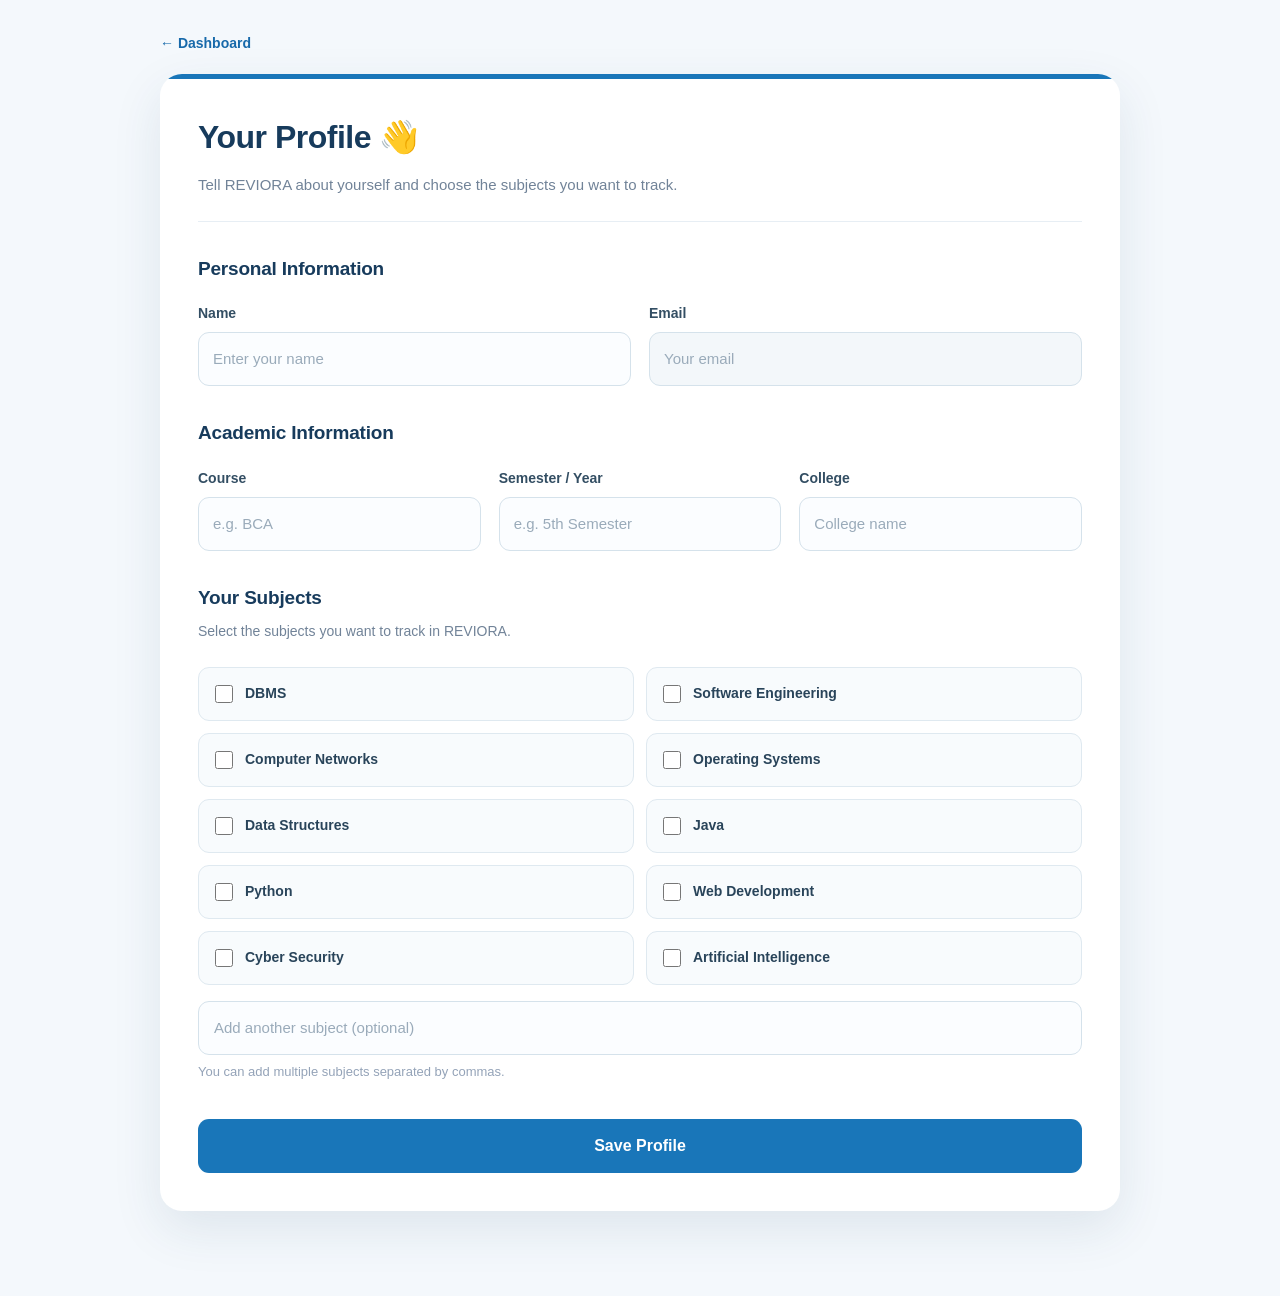
<file: profile.html>
<!DOCTYPE html>
<html lang="en">

<head>

    <meta charset="UTF-8">

    <meta
        name="viewport"
        content="width=device-width, initial-scale=1.0"
    >

    <title>REVIORA - Profile</title>

    <link rel="stylesheet" href="style.css">


    <style>

        * {
            box-sizing: border-box;
        }


        body {
            margin: 0;

            font-family:
                Arial,
                Helvetica,
                sans-serif;

            background: #f4f8fc;

            color: #172033;
        }


        /* =========================
           PAGE
        ========================= */

        .profile-page {
            width: 100%;

            max-width: 1000px;

            margin: 0 auto;

            padding: 30px 20px 60px;
        }


        /* =========================
           BACK BUTTON
        ========================= */

        .profile-back {
            display: inline-flex;

            align-items: center;

            gap: 7px;

            text-decoration: none;

            color: #1769aa;

            font-size: 14px;

            font-weight: 700;

            margin-bottom: 20px;

            transition: 0.2s;
        }


        .profile-back:hover {
            color: #125b91;

            transform: translateX(-2px);
        }


        /* =========================
           MAIN CARD
        ========================= */

        .profile-card {
            position: relative;

            background: #ffffff;

            border-radius: 22px;

            padding: 38px;

            box-shadow:
                0 18px 50px rgba(
                    30,
                    70,
                    100,
                    0.10
                );

            overflow: hidden;
        }


        .profile-card::before {
            content: "";

            position: absolute;

            top: 0;
            left: 0;

            width: 100%;
            height: 5px;

            background: #1976b9;
        }


        /* =========================
           HEADER
        ========================= */

        .profile-header {
            margin-bottom: 32px;

            padding-bottom: 24px;

            border-bottom: 1px solid #e7eef4;
        }


        .profile-header h1 {
            margin: 0 0 9px;

            color: #173b5c;

            font-size: 32px;

            letter-spacing: -0.5px;
        }


        .profile-header p {
            margin: 0;

            color: #718398;

            font-size: 15px;

            line-height: 1.6;
        }


        /* =========================
           FORM SECTION
        ========================= */

        .form-section {
            margin-bottom: 32px;
        }


        .form-section-title {
            margin: 0 0 7px;

            color: #173b5c;

            font-size: 19px;

            letter-spacing: -0.2px;
        }


        .form-section-description {
            margin: 0 0 18px;

            color: #718398;

            font-size: 14px;

            line-height: 1.5;
        }


        /* =========================
           INPUT ROWS
        ========================= */

        .form-row {
            display: grid;

            grid-template-columns:
                repeat(2, 1fr);

            gap: 18px;

            margin-top: 18px;
        }


        .form-row.three-columns {
            grid-template-columns:
                repeat(3, 1fr);
        }


        .input-group {
            width: 100%;
        }


        .input-group label {
            display: block;

            margin-bottom: 8px;

            font-size: 14px;

            font-weight: 700;

            color: #334e63;
        }


        .input-group input {
            width: 100%;

            padding: 14px;

            border: 1px solid #d5e2eb;

            border-radius: 11px;

            background: #fbfdff;

            color: #172033;

            font-size: 15px;

            outline: none;

            transition:
                border-color 0.2s,
                box-shadow 0.2s,
                background 0.2s;
        }


        .input-group input::placeholder {
            color: #9aabba;
        }


        .input-group input:hover {
            border-color: #bfd2df;
        }


        .input-group input:focus {
            border-color: #5da2cf;

            background: #ffffff;

            box-shadow:
                0 0 0 3px rgba(
                    93,
                    162,
                    207,
                    0.12
                );
        }


        .input-group input[readonly] {
            background: #f3f7fa;

            color: #718398;

            cursor: not-allowed;
        }


        /* =========================
           SUBJECT GRID
        ========================= */

        .subject-grid {
            display: grid;

            grid-template-columns:
                repeat(2, minmax(0, 1fr));

            gap: 12px;
        }


        .subject-option {
            display: flex;

            align-items: center;

            gap: 12px;

            min-height: 54px;

            padding: 0 16px;

            background: #f8fbfd;

            border: 1px solid #dfe9f0;

            border-radius: 11px;

            cursor: pointer;

            color: #29445a;

            font-size: 14px;

            font-weight: 600;

            transition:
                background 0.2s,
                border-color 0.2s,
                transform 0.2s,
                box-shadow 0.2s;
        }


        .subject-option:hover {
            background: #eef7fd;

            border-color: #a9cee5;

            transform: translateY(-1px);

            box-shadow:
                0 5px 14px rgba(
                    30,
                    70,
                    100,
                    0.06
                );
        }


        .subject-option:has(
            input[type="checkbox"]:checked
        ) {
            background: #edf7fd;

            border-color: #72afd0;
        }


        .subject-option input[type="checkbox"] {
            width: 18px;

            height: 18px;

            margin: 0;

            flex-shrink: 0;

            cursor: pointer;

            accent-color: #1976b9;
        }


        .subject-option span {
            line-height: 1.3;
        }


        /* =========================
           CUSTOM SUBJECTS
        ========================= */

        .custom-subjects {
            margin-top: 16px;
        }


        .custom-subjects input {
            width: 100%;

            padding: 14px 15px;

            border: 1px solid #d5e2eb;

            border-radius: 11px;

            background: #fbfdff;

            color: #172033;

            font-size: 15px;

            outline: none;

            transition: 0.2s;
        }


        .custom-subjects input::placeholder {
            color: #9aabba;
        }


        .custom-subjects input:hover {
            border-color: #bfd2df;
        }


        .custom-subjects input:focus {
            border-color: #5da2cf;

            background: #ffffff;

            box-shadow:
                0 0 0 3px rgba(
                    93,
                    162,
                    207,
                    0.12
                );
        }


        .custom-hint {
            margin: 7px 0 0;

            color: #94a3b8;

            font-size: 13px;
        }


        /* =========================
           SAVE BUTTON
        ========================= */

        .save-profile-button {
            width: 100%;

            margin-top: 5px;

            padding: 14px 20px;

            border: none;

            border-radius: 11px;

            background: #1976b9;

            color: #ffffff;

            font-size: 16px;

            font-weight: 700;

            cursor: pointer;

            transition:
                background 0.2s,
                transform 0.2s,
                box-shadow 0.2s;
        }


        .save-profile-button:hover {
            background: #125b91;

            transform: translateY(-1px);

            box-shadow:
                0 8px 18px rgba(
                    25,
                    118,
                    185,
                    0.18
                );
        }


        .save-profile-button:active {
            transform: translateY(0);
        }


        /* =========================
           TABLET
        ========================= */

        @media (max-width: 800px) {

            .profile-page {
                padding: 24px 16px 45px;
            }


            .profile-card {
                padding: 30px 24px;

                border-radius: 19px;
            }


            .form-row.three-columns {
                grid-template-columns:
                    repeat(2, 1fr);
            }

        }


        /* =========================
           MOBILE
        ========================= */

        @media (max-width: 650px) {

            .profile-page {
                padding: 18px 12px 35px;
            }


            .profile-card {
                padding: 25px 18px;

                border-radius: 17px;
            }


            .profile-header {
                margin-bottom: 26px;

                padding-bottom: 20px;
            }


            .profile-header h1 {
                font-size: 27px;
            }


            .profile-header p {
                font-size: 14px;
            }


            .form-row,
            .form-row.three-columns {
                grid-template-columns: 1fr;

                gap: 14px;
            }


            .subject-grid {
                grid-template-columns: 1fr;

                gap: 10px;
            }


            .subject-option {
                min-height: 51px;
            }

        }


        /* =========================
           SMALL MOBILE
        ========================= */

        @media (max-width: 400px) {

            .profile-page {
                padding-left: 9px;

                padding-right: 9px;
            }


            .profile-card {
                padding: 22px 15px;
            }


            .profile-header h1 {
                font-size: 24px;
            }


            .form-section-title {
                font-size: 18px;
            }


            .input-group input,
            .custom-subjects input {
                padding: 13px;
            }


            .save-profile-button {
                padding: 13px;
            }

        }

    </style>

</head>


<body>


    <div class="profile-page">


        <a
            href="index.html"
            class="profile-back"
        >
            ← Dashboard
        </a>


        <section class="profile-card">


            <div class="profile-header">

                <h1>
                    Your Profile 👋
                </h1>

                <p>
                    Tell REVIORA about yourself
                    and choose the subjects you want
                    to track.
                </p>

            </div>


            <form
                id="profileForm"
                class="profile-form"
            >


                <!-- =========================
                     PERSONAL INFORMATION
                ========================= -->

                <div class="form-section">


                    <h2 class="form-section-title">
                        Personal Information
                    </h2>


                    <div class="form-row">


                        <div class="input-group">

                            <label for="name">
                                Name
                            </label>

                            <input
                                type="text"
                                id="name"
                                placeholder="Enter your name"
                            >

                        </div>


                        <div class="input-group">

                            <label for="email">
                                Email
                            </label>

                            <input
                                type="email"
                                id="email"
                                placeholder="Your email"
                                readonly
                            >

                        </div>


                    </div>


                </div>


                <!-- =========================
                     ACADEMIC INFORMATION
                ========================= -->

                <div class="form-section">


                    <h2 class="form-section-title">
                        Academic Information
                    </h2>


                    <div class="form-row three-columns">


                        <div class="input-group">

                            <label for="course">
                                Course
                            </label>

                            <input
                                type="text"
                                id="course"
                                placeholder="e.g. BCA"
                            >

                        </div>


                        <div class="input-group">

                            <label for="semester">
                                Semester / Year
                            </label>

                            <input
                                type="text"
                                id="semester"
                                placeholder="e.g. 5th Semester"
                            >

                        </div>


                        <div class="input-group">

                            <label for="college">
                                College
                            </label>

                            <input
                                type="text"
                                id="college"
                                placeholder="College name"
                            >

                        </div>


                    </div>


                </div>


                <!-- =========================
                     SUBJECTS
                ========================= -->

                <div class="form-section">


                    <h2 class="form-section-title">
                        Your Subjects
                    </h2>


                    <p class="form-section-description">
                        Select the subjects you want
                        to track in REVIORA.
                    </p>


                    <div class="subject-grid">


                        <label class="subject-option">

                            <input
                                type="checkbox"
                                value="DBMS"
                            >

                            <span>
                                DBMS
                            </span>

                        </label>


                        <label class="subject-option">

                            <input
                                type="checkbox"
                                value="Software Engineering"
                            >

                            <span>
                                Software Engineering
                            </span>

                        </label>


                        <label class="subject-option">

                            <input
                                type="checkbox"
                                value="Computer Networks"
                            >

                            <span>
                                Computer Networks
                            </span>

                        </label>


                        <label class="subject-option">

                            <input
                                type="checkbox"
                                value="Operating Systems"
                            >

                            <span>
                                Operating Systems
                            </span>

                        </label>


                        <label class="subject-option">

                            <input
                                type="checkbox"
                                value="Data Structures"
                            >

                            <span>
                                Data Structures
                            </span>

                        </label>


                        <label class="subject-option">

                            <input
                                type="checkbox"
                                value="Java"
                            >

                            <span>
                                Java
                            </span>

                        </label>


                        <label class="subject-option">

                            <input
                                type="checkbox"
                                value="Python"
                            >

                            <span>
                                Python
                            </span>

                        </label>


                        <label class="subject-option">

                            <input
                                type="checkbox"
                                value="Web Development"
                            >

                            <span>
                                Web Development
                            </span>

                        </label>


                        <label class="subject-option">

                            <input
                                type="checkbox"
                                value="Cyber Security"
                            >

                            <span>
                                Cyber Security
                            </span>

                        </label>


                        <label class="subject-option">

                            <input
                                type="checkbox"
                                value="Artificial Intelligence"
                            >

                            <span>
                                Artificial Intelligence
                            </span>

                        </label>


                    </div>


                    <div class="custom-subjects">


                        <input
                            type="text"
                            id="customSubjects"
                            placeholder="Add another subject (optional)"
                        >


                        <p class="custom-hint">
                            You can add multiple subjects
                            separated by commas.
                        </p>


                    </div>


                </div>


                <button
                    type="submit"
                    class="save-profile-button"
                >
                    Save Profile
                </button>


            </form>


        </section>


    </div>


    <script>

        /* ==============================
           LOAD EXISTING DATA
        ============================== */

        const student =
            JSON.parse(
                localStorage.getItem("student")
            ) || {};


        const profile =
            JSON.parse(
                localStorage.getItem(
                    "studentProfile"
                )
            ) || {};


        /* ==============================
           FILL EXISTING INFORMATION
        ============================== */

        document.getElementById(
            "name"
        ).value =
            profile.name ||
            student.name ||
            "";


        document.getElementById(
            "email"
        ).value =
            profile.email ||
            student.email ||
            "";


        document.getElementById(
            "course"
        ).value =
            profile.course ||
            "";


        document.getElementById(
            "semester"
        ).value =
            profile.semester ||
            "";


        document.getElementById(
            "college"
        ).value =
            profile.college ||
            "";


        /* ==============================
           RESTORE SELECTED SUBJECTS
        ============================== */

        (profile.subjects || [])
            .forEach(function(subject) {

                document
                    .querySelectorAll(
                        'input[type="checkbox"]'
                    )
                    .forEach(
                        function(checkbox) {

                            if (
                                checkbox.value ===
                                subject
                            ) {

                                checkbox.checked =
                                    true;

                            }

                        }
                    );

            });


        /* ==============================
           SAVE PROFILE
        ============================== */

        document
            .getElementById("profileForm")
            .addEventListener(
                "submit",
                function(event) {

                    event.preventDefault();


                    /* Get selected subjects */

                    let subjects =
                        Array.from(
                            document.querySelectorAll(
                                'input[type="checkbox"]:checked'
                            )
                        ).map(
                            function(checkbox) {

                                return checkbox.value;

                            }
                        );


                    /* Get custom subjects */

                    const custom =
                        document
                            .getElementById(
                                "customSubjects"
                            )
                            .value
                            .split(",")
                            .map(
                                function(subject) {

                                    return subject.trim();

                                }
                            )
                            .filter(Boolean);


                    /* Combine subjects */

                    subjects = [
                        ...new Set([
                            ...subjects,
                            ...custom
                        ])
                    ];


                    /* Create profile */

                    const savedProfile = {

                        name:
                            document
                                .getElementById("name")
                                .value
                                .trim(),

                        email:
                            document
                                .getElementById("email")
                                .value,

                        course:
                            document
                                .getElementById("course")
                                .value
                                .trim(),

                        semester:
                            document
                                .getElementById("semester")
                                .value
                                .trim(),

                        college:
                            document
                                .getElementById("college")
                                .value
                                .trim(),

                        subjects:
                            subjects

                    };


                    /* Save to localStorage */

                    localStorage.setItem(
                        "studentProfile",
                        JSON.stringify(
                            savedProfile
                        )
                    );


                    /* Return to dashboard */

                    window.location.href =
                        "index.html";

                }
            );

    </script>


</body>

</html>
</file>
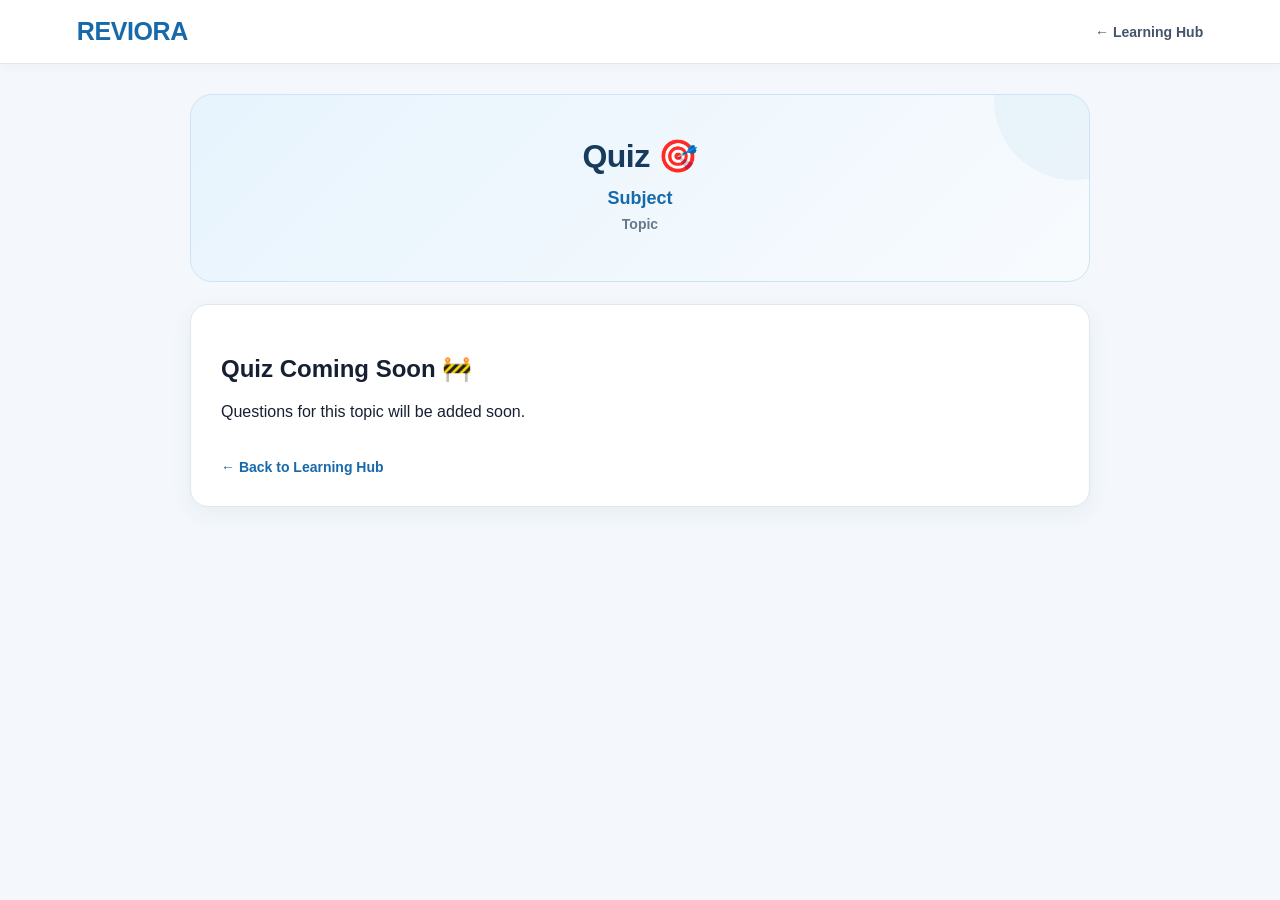
<file: quiz.html>
<!DOCTYPE html>
<html lang="en">

<head>

    <meta charset="UTF-8">

    <meta
        name="viewport"
        content="width=device-width, initial-scale=1.0"
    >

    <title>REVIORA - Quiz</title>


    <style>

        * {
            box-sizing: border-box;
        }


        body {
            margin: 0;

            font-family:
                Arial,
                Helvetica,
                sans-serif;

            background: #f4f8fc;

            color: #172033;
        }


        a {
            text-decoration: none;
        }


        /* =========================
           NAVIGATION
        ========================= */

        .quiz-nav {
            position: sticky;

            top: 0;

            z-index: 100;

            display: flex;

            align-items: center;

            justify-content: space-between;

            padding: 17px 6%;

            background: #ffffff;

            border-bottom: 1px solid #dce7ef;

            box-shadow:
                0 2px 12px rgba(
                    30,
                    70,
                    100,
                    0.04
                );
        }


        .quiz-brand {
            color: #1769aa;

            font-size: 25px;

            font-weight: 800;

            letter-spacing: -0.4px;
        }


        .quiz-nav a {
            display: inline-flex;

            align-items: center;

            color: #43556b;

            font-size: 14px;

            font-weight: 700;

            transition: 0.2s;
        }


        .quiz-nav a:hover {
            color: #1769aa;

            transform: translateX(-2px);
        }


        /* =========================
           PAGE
        ========================= */

        .quiz-page {
            width: 90%;

            max-width: 900px;

            margin: 0 auto;

            padding: 30px 0 60px;
        }


        /* =========================
           QUIZ HEADER
        ========================= */

        .quiz-header {
            position: relative;

            overflow: hidden;

            background:
                linear-gradient(
                    135deg,
                    #e7f4fd,
                    #f8fbfe
                );

            border: 1px solid #cfe4f2;

            padding: 42px 30px;

            border-radius: 22px;

            text-align: center;

            margin-bottom: 22px;
        }


        .quiz-header::after {
            content: "";

            position: absolute;

            width: 160px;
            height: 160px;

            right: -65px;
            top: -75px;

            border-radius: 50%;

            background: rgba(
                93,
                162,
                207,
                0.08
            );
        }


        .quiz-header h1 {
            position: relative;

            z-index: 1;

            margin: 0 0 13px;

            color: #173b5c;

            font-size: 32px;

            letter-spacing: -0.5px;
        }


        .quiz-header p {
            position: relative;

            z-index: 1;

            margin: 7px 0;

            color: #61748a;

            font-size: 14px;

            font-weight: 600;
        }


        #quizSubject {
            color: #1769aa;

            font-size: 18px;

            font-weight: 800;
        }


        #quizTopic {
            color: #66798c;

            font-size: 14px;
        }


        /* =========================
           QUESTION CARD
        ========================= */

        .question-card {
            background: #ffffff;

            border: 1px solid #dce7ef;

            padding: 30px;

            border-radius: 18px;

            box-shadow:
                0 7px 22px rgba(
                    30,
                    70,
                    100,
                    0.06
                );
        }


        .question-number {
            display: inline-flex;

            align-items: center;

            padding: 7px 12px;

            border-radius: 8px;

            background: #e5f3fc;

            color: #1769aa;

            font-size: 13px;

            font-weight: 800;

            margin-bottom: 17px;
        }


        .question-text {
            margin: 0 0 24px;

            color: #173b5c;

            font-size: 22px;

            line-height: 1.5;

            font-weight: 700;
        }


        /* =========================
           OPTIONS
        ========================= */

        .options {
            display: grid;

            gap: 11px;
        }


        .option {
            width: 100%;

            padding: 16px 17px;

            border: 2px solid #dce7ef;

            border-radius: 11px;

            background: #ffffff;

            color: #30465a;

            text-align: left;

            font-family: inherit;

            font-size: 15px;

            line-height: 1.45;

            cursor: pointer;

            transition:
                background 0.2s,
                border-color 0.2s,
                transform 0.2s,
                box-shadow 0.2s;
        }


        .option:hover {
            border-color: #8abddd;

            background: #f4faff;

            transform: translateX(2px);
        }


        .option:active {
            transform: translateX(0);
        }


        .option.selected {
            border-color: #1976b9;

            background: #eaf6ff;

            color: #125b91;

            font-weight: 700;

            box-shadow:
                0 3px 10px rgba(
                    25,
                    118,
                    185,
                    0.07
                );
        }


        /* =========================
           CONTROLS
        ========================= */

        .quiz-controls {
            display: flex;

            justify-content: flex-end;

            margin-top: 25px;

            padding-top: 20px;

            border-top: 1px solid #edf2f6;
        }


        .quiz-button {
            border: none;

            border-radius: 9px;

            padding: 12px 24px;

            background: #1976b9;

            color: #ffffff;

            font-family: inherit;

            font-size: 14px;

            font-weight: 700;

            cursor: pointer;

            transition:
                background 0.2s,
                transform 0.2s,
                box-shadow 0.2s;
        }


        .quiz-button:hover {
            background: #125b91;

            transform: translateY(-1px);

            box-shadow:
                0 6px 14px rgba(
                    25,
                    118,
                    185,
                    0.16
                );
        }


        .quiz-button:active {
            transform: translateY(0);
        }


        /* =========================
           RESULT CARD
        ========================= */

        .result-card {
            display: none;

            background: #ffffff;

            border: 1px solid #dce7ef;

            padding: 30px;

            border-radius: 18px;

            box-shadow:
                0 7px 22px rgba(
                    30,
                    70,
                    100,
                    0.06
                );
        }


        .result-card h2 {
            margin: 0 0 8px;

            color: #173b5c;

            font-size: 25px;
        }


        .result-card > p {
            margin: 0;

            color: #61748a;

            line-height: 1.6;

            font-size: 14px;
        }


        .score {
            margin: 18px 0;

            color: #1976b9;

            font-size: 36px;

            font-weight: 800;

            letter-spacing: -0.5px;
        }


        /* =========================
           SAVED MESSAGE
        ========================= */

        .saved-message {
            margin-top: 18px;

            padding: 14px 16px;

            background: #ecf8f2;

            border: 1px solid #a4d4ba;

            border-radius: 10px;

            color: #256344;

            font-size: 14px;

            font-weight: 700;

            line-height: 1.7;
        }


        /* =========================
           REVIEW
        ========================= */

        .review-section {
            margin-top: 30px;

            padding-top: 25px;

            border-top: 1px solid #e7eef4;
        }


        .review-section h3 {
            margin: 0 0 17px;

            color: #173b5c;

            font-size: 19px;
        }


        .review-item {
            padding: 18px;

            margin-bottom: 12px;

            border: 1px solid #dce7ef;

            border-radius: 12px;

            background: #f9fbfd;
        }


        .review-question {
            margin-bottom: 12px;

            color: #173b5c;

            font-size: 14px;

            font-weight: 700;

            line-height: 1.5;
        }


        .your-answer {
            margin: 7px 0;

            color: #c0392b;

            font-size: 13px;

            line-height: 1.5;
        }


        .your-answer.correct {
            color: #26734d;
        }


        .correct-answer {
            margin: 7px 0;

            color: #26734d;

            font-size: 13px;

            font-weight: 700;

            line-height: 1.5;
        }


        .explanation {
            margin-top: 12px;

            padding: 12px;

            background: #eef7fd;

            border-left: 4px solid #6eafd5;

            border-radius: 7px;

            color: #42586c;

            font-size: 13px;

            line-height: 1.6;
        }


        /* =========================
           BACK LINK
        ========================= */

        .back-link {
            display: inline-flex;

            align-items: center;

            margin-top: 22px;

            color: #1769aa;

            font-size: 14px;

            font-weight: 700;

            transition: 0.2s;
        }


        .back-link:hover {
            color: #125b91;

            transform: translateX(-2px);
        }


        /* =========================
           MOBILE
        ========================= */

        @media (max-width: 650px) {

            .quiz-nav {
                padding: 15px 5%;
            }


            .quiz-brand {
                font-size: 22px;
            }


            .quiz-nav a {
                font-size: 13px;
            }


            .quiz-page {
                width: 94%;

                padding: 20px 0 45px;
            }


            .quiz-header {
                padding: 32px 18px;

                border-radius: 18px;
            }


            .quiz-header h1 {
                font-size: 28px;
            }


            #quizSubject {
                font-size: 16px;
            }


            #quizTopic {
                font-size: 13px;
            }


            .question-card,
            .result-card {
                padding: 21px 17px;

                border-radius: 16px;
            }


            .question-text {
                font-size: 19px;

                line-height: 1.45;
            }


            .option {
                padding: 14px;

                font-size: 14px;
            }


            .quiz-controls {
                justify-content: stretch;
            }


            .quiz-button {
                width: 100%;
            }


            .score {
                font-size: 31px;
            }


            .review-item {
                padding: 15px;
            }

        }


        /* =========================
           SMALL MOBILE
        ========================= */

        @media (max-width: 450px) {

            .quiz-nav {
                padding: 14px 4%;
            }


            .quiz-brand {
                font-size: 20px;
            }


            .quiz-nav a {
                font-size: 12px;
            }


            .quiz-page {
                width: 95%;
            }


            .quiz-header {
                padding: 27px 15px;
            }


            .quiz-header h1 {
                font-size: 25px;
            }


            .question-card,
            .result-card {
                padding: 19px 14px;
            }


            .question-number {
                font-size: 12px;
            }


            .question-text {
                font-size: 18px;
            }


            .option {
                font-size: 13px;

                padding: 13px;
            }


            .review-question {
                font-size: 13px;
            }


            .your-answer,
            .correct-answer,
            .explanation {
                font-size: 12px;
            }

        }

    </style>

</head>


<body>


    <!-- =========================
         NAVIGATION
    ========================= -->

    <nav class="quiz-nav">

        <div class="quiz-brand">
            REVIORA
        </div>


        <a href="topics.html">
            ← Learning Hub
        </a>

    </nav>


    <main class="quiz-page">


        <!-- =========================
             QUIZ HEADER
        ========================= -->

        <div class="quiz-header">

            <h1>
                Quiz 🎯
            </h1>


            <p id="quizSubject">
                Subject
            </p>


            <p id="quizTopic">
                Topic
            </p>

        </div>


        <!-- =========================
             QUESTION CARD
        ========================= -->

        <div
            class="question-card"
            id="quizCard"
        >

            <div
                class="question-number"
                id="questionNumber"
            ></div>


            <div
                class="question-text"
                id="questionText"
            ></div>


            <div
                class="options"
                id="options"
            ></div>


            <div class="quiz-controls">

                <button
                    class="quiz-button"
                    id="nextButton"
                    onclick="nextQuestion()"
                >
                    Next
                </button>

            </div>

        </div>


        <!-- =========================
             RESULT CARD
        ========================= -->

        <div
            class="result-card"
            id="resultCard"
        >

            <h2>
                Quiz Completed 🎉
            </h2>


            <div
                class="score"
                id="scoreText"
            ></div>


            <p id="resultMessage"></p>


            <div id="savedMessage"></div>


            <div class="review-section">

                <h3>
                    📋 Answer Review
                </h3>


                <div
                    id="reviewContainer"
                ></div>

            </div>


            <a
                href="topics.html"
                class="back-link"
            >
                ← Back to Learning Hub
            </a>

        </div>

    </main>


    <script>


        /* ================================
           GET SELECTED QUIZ
        ================================= */

        const selectedSubject =
            localStorage.getItem(
                "selectedQuizSubject"
            );


        const selectedTopic =
            localStorage.getItem(
                "selectedQuizTopic"
            );


        document.getElementById(
            "quizSubject"
        ).textContent =
            selectedSubject || "Subject";


        document.getElementById(
            "quizTopic"
        ).textContent =
            selectedTopic || "Topic";


        /* ================================
           QUIZ QUESTIONS
        ================================= */

        const quizQuestions = {

            "DBMS": {

                "Introduction to DBMS": [

                    {
                        question:
                            "What does DBMS stand for?",

                        options: [
                            "Database Management System",
                            "Data Backup Management System",
                            "Database Machine System",
                            "Data Management Software"
                        ],

                        answer:
                            "Database Management System",

                        explanation:
                            "DBMS stands for Database Management System. It is software used to create, store, organize and manage databases."
                    },


                    {
                        question:
                            "Which of the following is a DBMS?",

                        options: [
                            "MySQL",
                            "HTML",
                            "CSS",
                            "JavaScript"
                        ],

                        answer:
                            "MySQL",

                        explanation:
                            "MySQL is a popular relational database management system."
                    },


                    {
                        question:
                            "What is the main purpose of a DBMS?",

                        options: [
                            "To manage and organize data",
                            "To design web pages",
                            "To create animations",
                            "To edit images"
                        ],

                        answer:
                            "To manage and organize data",

                        explanation:
                            "A DBMS provides tools to store, retrieve, update and manage data efficiently."
                    },


                    {
                        question:
                            "Which of these is an advantage of a DBMS?",

                        options: [
                            "Reduced data redundancy",
                            "Increased data duplication",
                            "No data security",
                            "No data organization"
                        ],

                        answer:
                            "Reduced data redundancy",

                        explanation:
                            "A DBMS can reduce unnecessary duplication of data through proper database design."
                    },


                    {
                        question:
                            "Which language is commonly used to interact with relational databases?",

                        options: [
                            "SQL",
                            "HTML",
                            "CSS",
                            "XML"
                        ],

                        answer:
                            "SQL",

                        explanation:
                            "SQL, or Structured Query Language, is commonly used to create, retrieve, update and manage data in relational databases."
                    }

                ],


                "ER Model": [

                    {
                        question:
                            "What does ER stand for in database design?",

                        options: [
                            "Entity Relationship",
                            "Electronic Record",
                            "Entity Record",
                            "External Relationship"
                        ],

                        answer:
                            "Entity Relationship",

                        explanation:
                            "ER stands for Entity Relationship. The ER model represents entities and the relationships between them."
                    },


                    {
                        question:
                            "Which shape represents an entity in an ER diagram?",

                        options: [
                            "Rectangle",
                            "Circle",
                            "Diamond",
                            "Triangle"
                        ],

                        answer:
                            "Rectangle",

                        explanation:
                            "An entity is traditionally represented using a rectangle in an ER diagram."
                    },


                    {
                        question:
                            "Which shape represents a relationship in an ER diagram?",

                        options: [
                            "Diamond",
                            "Rectangle",
                            "Circle",
                            "Triangle"
                        ],

                        answer:
                            "Diamond",

                        explanation:
                            "A relationship is traditionally represented using a diamond shape in an ER diagram."
                    },


                    {
                        question:
                            "What is an attribute?",

                        options: [
                            "A property of an entity",
                            "A database server",
                            "A type of relationship",
                            "A programming language"
                        ],

                        answer:
                            "A property of an entity",

                        explanation:
                            "An attribute describes a property or characteristic of an entity."
                    },


                    {
                        question:
                            "Which of the following can be an entity?",

                        options: [
                            "Student",
                            "Name",
                            "Age",
                            "Roll Number"
                        ],

                        answer:
                            "Student",

                        explanation:
                            "Student can represent an entity, while name, age and roll number can be attributes describing a student."
                    }

                ]

            }

        };


        /* ================================
           QUIZ VARIABLES
        ================================= */

        let questions = [];

        let currentQuestion = 0;

        let score = 0;

        let selectedAnswer = null;

        let userAnswers = [];


        /* ================================
           LOAD QUESTIONS
        ================================= */

        function loadQuestions() {

            if (
                quizQuestions[selectedSubject] &&
                quizQuestions[selectedSubject][selectedTopic]
            ) {

                questions =
                    quizQuestions[selectedSubject]
                        [selectedTopic];

                showQuestion();

            } else {

                document.getElementById(
                    "quizCard"
                ).innerHTML = `

                    <h2>
                        Quiz Coming Soon 🚧
                    </h2>

                    <p>
                        Questions for this topic
                        will be added soon.
                    </p>

                    <a
                        href="topics.html"
                        class="back-link"
                    >
                        ← Back to Learning Hub
                    </a>

                `;

            }

        }


        /* ================================
           SHOW QUESTION
        ================================= */

        function showQuestion() {

            selectedAnswer = null;


            const question =
                questions[currentQuestion];


            document.getElementById(
                "questionNumber"
            ).textContent =
                `Question ${
                    currentQuestion + 1
                } of ${
                    questions.length
                }`;


            document.getElementById(
                "questionText"
            ).textContent =
                question.question;


            const optionsContainer =
                document.getElementById(
                    "options"
                );


            optionsContainer.innerHTML = "";


            question.options.forEach(
                function(option) {

                    const button =
                        document.createElement(
                            "button"
                        );


                    button.className =
                        "option";


                    button.textContent =
                        option;


                    button.onclick =
                        function() {

                            selectOption(
                                button,
                                option
                            );

                        };


                    optionsContainer.appendChild(
                        button
                    );

                }
            );


            if (
                currentQuestion ===
                questions.length - 1
            ) {

                document.getElementById(
                    "nextButton"
                ).textContent =
                    "Finish Quiz";

            } else {

                document.getElementById(
                    "nextButton"
                ).textContent =
                    "Next";

            }

        }


        /* ================================
           SELECT OPTION
        ================================= */

        function selectOption(
            button,
            answer
        ) {

            const allOptions =
                document.querySelectorAll(
                    ".option"
                );


            allOptions.forEach(
                function(option) {

                    option.classList.remove(
                        "selected"
                    );

                }
            );


            button.classList.add(
                "selected"
            );


            selectedAnswer =
                answer;

        }


        /* ================================
           NEXT QUESTION
        ================================= */

        function nextQuestion() {

            if (
                selectedAnswer === null
            ) {

                alert(
                    "Please select an answer first."
                );

                return;

            }


            const correctAnswer =
                questions[
                    currentQuestion
                ].answer;


            if (
                selectedAnswer ===
                correctAnswer
            ) {

                score++;

            }


            userAnswers.push(
                selectedAnswer
            );


            if (
                currentQuestion <
                questions.length - 1
            ) {

                currentQuestion++;

                showQuestion();

            } else {

                showResult();

            }

        }


        /* ================================
           SHOW RESULT
        ================================= */

        function showResult() {

            document.getElementById(
                "quizCard"
            ).style.display =
                "none";


            document.getElementById(
                "resultCard"
            ).style.display =
                "block";


            const percentage =
                Math.round(
                    (score /
                        questions.length) *
                    100
                );


            document.getElementById(
                "scoreText"
            ).textContent =
                `${score} / ${
                    questions.length
                } (${percentage}%)`;


            let message = "";


            if (
                percentage >= 80
            ) {

                message =
                    "Excellent! 🎉 You have a strong understanding of this topic.";

            } else if (
                percentage >= 60
            ) {

                message =
                    "Good job! 👍 A little more revision will make you stronger.";

            } else {

                message =
                    "Keep practicing! 📚 This topic needs more revision.";

            }


            document.getElementById(
                "resultMessage"
            ).textContent =
                message;


            saveQuizAsStudySession();

            saveQuizResult();

            showAnswerReview();

        }


        /* ================================
           SAVE QUIZ RESULT
        ================================= */

        function saveQuizResult() {

            const percentage =
                Math.round(
                    (score /
                        questions.length) *
                    100
                );


            localStorage.setItem(

                "pendingQuizResult",

                JSON.stringify({

                    subject:
                        selectedSubject,

                    topic:
                        selectedTopic,

                    percentage:
                        percentage

                })

            );

        }


        /* ================================
           SAVE QUIZ AS STUDY SESSION
        ================================= */

        function saveQuizAsStudySession() {

            const existingSessions =

                JSON.parse(
                    localStorage.getItem(
                        "studySessions"
                    )
                ) || [];


            const now =
                new Date();


            const today =

                now.getFullYear() +
                "-" +
                String(
                    now.getMonth() + 1
                ).padStart(2, "0") +
                "-" +
                String(
                    now.getDate()
                ).padStart(2, "0");


            const quizSession = {

                id:
                    Date.now(),

                subject:
                    selectedSubject,

                hours:
                    0.5,

                date:
                    today,

                type:
                    "Quiz",

                topic:
                    selectedTopic,

                score:
                    score,

                totalQuestions:
                    questions.length

            };


            existingSessions.push(
                quizSession
            );


            localStorage.setItem(

                "studySessions",

                JSON.stringify(
                    existingSessions
                )

            );


            document.getElementById(
                "savedMessage"
            ).innerHTML = `

                <div class="saved-message">

                    ✅ Quiz saved as a study session!

                    <br>

                    📚 ${selectedSubject} -
                    ${selectedTopic}

                    <br>

                    ⏱️ 0.5 study hours added

                </div>

            `;

        }


        /* ================================
           ANSWER REVIEW
        ================================= */

        function showAnswerReview() {

            const reviewContainer =
                document.getElementById(
                    "reviewContainer"
                );


            reviewContainer.innerHTML =
                "";


            questions.forEach(
                function(
                    question,
                    index
                ) {

                    const userAnswer =
                        userAnswers[index];


                    const correctAnswer =
                        question.answer;


                    const isCorrect =
                        userAnswer ===
                        correctAnswer;


                    const reviewItem =
                        document.createElement(
                            "div"
                        );


                    reviewItem.className =
                        "review-item";


                    reviewItem.innerHTML = `

                        <div class="review-question">

                            Q${index + 1}.
                            ${question.question}

                        </div>


                        <div class="your-answer ${
                            isCorrect
                                ? "correct"
                                : ""
                        }">

                            Your answer:
                            ${userAnswer}
                            ${
                                isCorrect
                                    ? " ✅"
                                    : " ❌"
                            }

                        </div>


                        <div class="correct-answer">

                            Correct answer:
                            ${correctAnswer} ✅

                        </div>


                        <div class="explanation">

                            💡 ${question.explanation}

                        </div>

                    `;


                    reviewContainer.appendChild(
                        reviewItem
                    );

                }
            );

        }


        /* ================================
           START QUIZ
        ================================= */

        loadQuestions();

    </script>

</body>

</html>
</file>
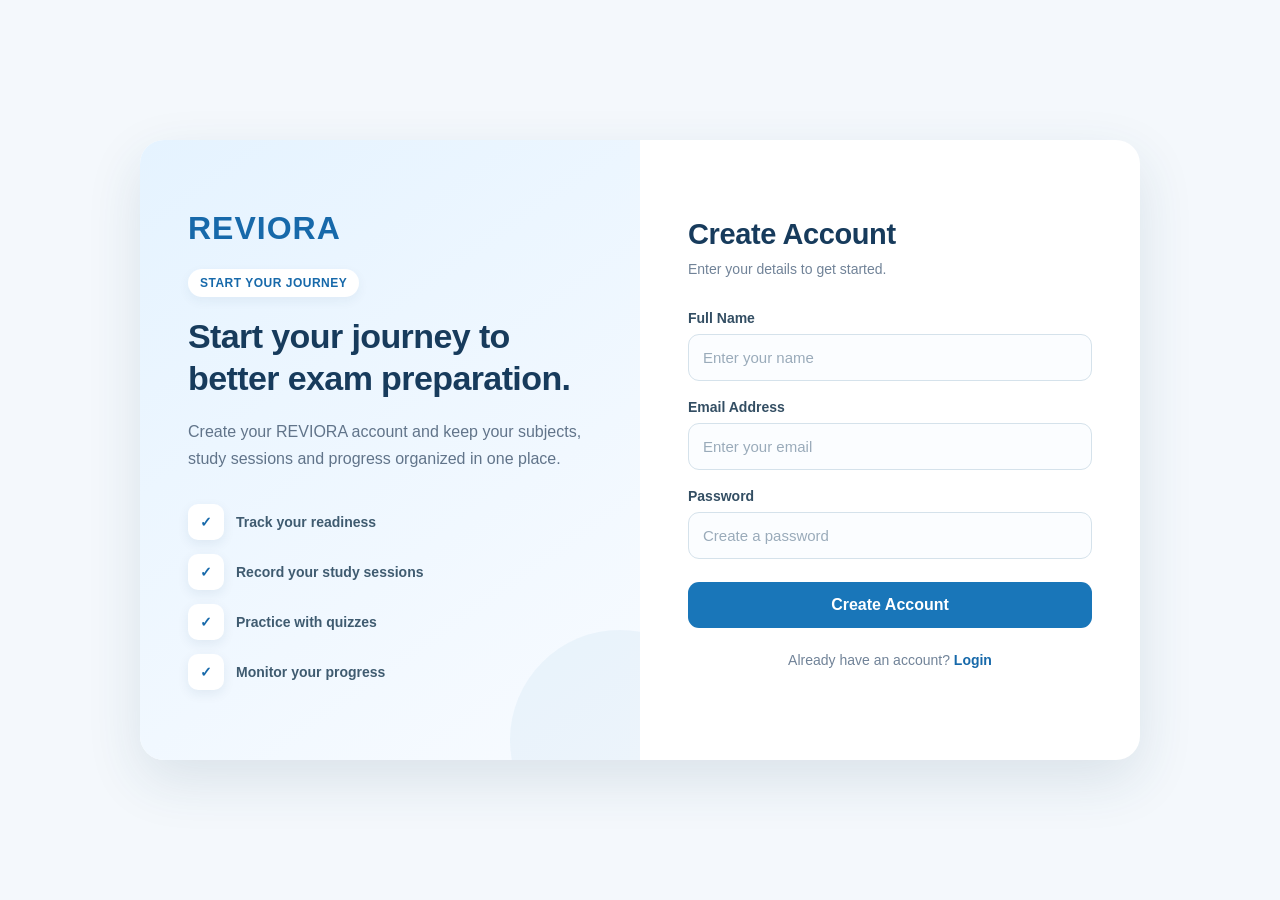
<file: signup.html>
<!DOCTYPE html>
<html lang="en">

<head>

    <meta charset="UTF-8">

    <meta
        name="viewport"
        content="width=device-width, initial-scale=1.0"
    >

    <title>REVIORA - Sign Up</title>

    <style>

        * {
            box-sizing: border-box;
        }

        body {
            margin: 0;

            font-family:
                Arial,
                Helvetica,
                sans-serif;

            background: #f4f8fc;

            color: #172033;

            min-height: 100vh;

            display: flex;
            align-items: center;
            justify-content: center;

            padding: 30px 0;
        }


        /* =========================
           MAIN PAGE
        ========================= */

        .signup-page {
            position: relative;

            width: 90%;
            max-width: 1000px;

            min-height: 620px;

            display: grid;

            grid-template-columns: 1fr 1fr;

            background: white;

            border-radius: 24px;

            overflow: hidden;

            box-shadow:
                0 20px 55px rgba(
                    30,
                    70,
                    100,
                    0.12
                );
        }


        /* =========================
           LEFT SIDE
        ========================= */

        .signup-info {
            position: relative;

            background:
                linear-gradient(
                    145deg,
                    #e5f3ff,
                    #f8fbff
                );

            padding: 55px 48px;

            display: flex;

            flex-direction: column;

            justify-content: center;

            overflow: hidden;
        }


        .signup-info::after {
            content: "";

            position: absolute;

            width: 220px;
            height: 220px;

            border-radius: 50%;

            background: rgba(
                93,
                162,
                207,
                0.08
            );

            right: -90px;
            bottom: -90px;
        }


        .brand {
            font-size: 32px;

            font-weight: 800;

            letter-spacing: 1px;

            color: #1769aa;

            margin-bottom: 22px;
        }


        .welcome-label {
            display: inline-block;

            width: fit-content;

            padding: 7px 12px;

            border-radius: 20px;

            background: #ffffff;

            color: #1769aa;

            font-size: 12px;

            font-weight: 700;

            letter-spacing: 0.5px;

            margin-bottom: 18px;

            box-shadow:
                0 4px 12px rgba(
                    30,
                    70,
                    100,
                    0.06
                );
        }


        .signup-info h1 {
            font-size: 34px;

            line-height: 1.25;

            letter-spacing: -0.6px;

            color: #173b5c;

            margin: 0 0 18px;

            max-width: 450px;
        }


        .signup-info p {
            font-size: 16px;

            line-height: 1.7;

            color: #61748a;

            max-width: 420px;

            margin: 0;
        }


        /* =========================
           FEATURES
        ========================= */

        .features {
            margin-top: 32px;

            display: grid;

            gap: 14px;

            position: relative;

            z-index: 2;
        }


        .feature {
            display: flex;

            align-items: center;

            gap: 12px;

            color: #3f5b70;

            font-weight: 600;

            font-size: 14px;
        }


        .feature-icon {
            width: 36px;
            height: 36px;

            flex-shrink: 0;

            display: flex;

            align-items: center;
            justify-content: center;

            background: #ffffff;

            border-radius: 10px;

            color: #1769aa;

            font-weight: 800;

            box-shadow:
                0 4px 12px rgba(
                    30,
                    70,
                    100,
                    0.08
                );
        }


        /* =========================
           RIGHT SIDE
        ========================= */

        .signup-form-section {
            padding: 50px 48px;

            display: flex;

            flex-direction: column;

            justify-content: center;
        }


        .signup-form-section h2 {
            margin: 0 0 8px;

            font-size: 29px;

            letter-spacing: -0.4px;

            color: #173b5c;
        }


        .subtitle {
            margin: 0 0 30px;

            color: #718398;

            line-height: 1.5;

            font-size: 14px;
        }


        /* =========================
           FORM
        ========================= */

        .form-group {
            margin-bottom: 18px;
        }


        .form-group label {
            display: block;

            margin-bottom: 8px;

            color: #334e63;

            font-size: 14px;

            font-weight: 700;
        }


        .form-group input {
            width: 100%;

            padding: 14px;

            border: 1px solid #d5e2eb;

            border-radius: 11px;

            background: #fbfdff;

            color: #172033;

            font-size: 15px;

            outline: none;

            transition:
                border-color 0.2s,
                box-shadow 0.2s,
                background 0.2s;
        }


        .form-group input::placeholder {
            color: #9aabba;
        }


        .form-group input:hover {
            border-color: #bfd2df;
        }


        .form-group input:focus {
            border-color: #5da2cf;

            background: #ffffff;

            box-shadow:
                0 0 0 3px rgba(
                    93,
                    162,
                    207,
                    0.12
                );
        }


        /* =========================
           SIGNUP BUTTON
        ========================= */

        .signup-button {
            width: 100%;

            padding: 14px;

            border: none;

            border-radius: 11px;

            background: #1976b9;

            color: white;

            font-size: 16px;

            font-weight: 700;

            cursor: pointer;

            margin-top: 5px;

            transition:
                background 0.2s,
                transform 0.2s,
                box-shadow 0.2s;
        }


        .signup-button:hover {
            background: #125b91;

            transform: translateY(-1px);

            box-shadow:
                0 8px 18px rgba(
                    25,
                    118,
                    185,
                    0.18
                );
        }


        .signup-button:active {
            transform: translateY(0);
        }


        /* =========================
           LOGIN LINK
        ========================= */

        .login-text {
            text-align: center;

            margin-top: 24px;

            color: #718398;

            font-size: 14px;
        }


        .login-text a {
            color: #1769aa;

            font-weight: 700;

            text-decoration: none;
        }


        .login-text a:hover {
            text-decoration: underline;
        }


        /* =========================
           TABLET / MOBILE
        ========================= */

        @media (max-width: 800px) {

            body {
                padding: 25px 0;
            }


            .signup-page {
                grid-template-columns: 1fr;

                width: 92%;

                min-height: auto;

                border-radius: 20px;
            }


            .signup-info {
                padding: 40px 32px;
            }


            .signup-info h1 {
                font-size: 29px;
            }


            .signup-form-section {
                padding: 40px 32px;
            }

        }


        /* =========================
           SMALL MOBILE
        ========================= */

        @media (max-width: 500px) {

            body {
                padding: 15px 0;
            }


            .signup-page {
                width: 94%;

                border-radius: 18px;
            }


            .signup-info {
                padding: 30px 22px;
            }


            .brand {
                font-size: 27px;

                margin-bottom: 17px;
            }


            .welcome-label {
                font-size: 11px;

                padding: 6px 10px;
            }


            .signup-info h1 {
                font-size: 25px;

                line-height: 1.3;
            }


            .signup-info p {
                font-size: 14px;

                line-height: 1.6;
            }


            .features {
                margin-top: 24px;

                gap: 11px;
            }


            .feature {
                font-size: 13px;
            }


            .feature-icon {
                width: 32px;
                height: 32px;
            }


            .signup-form-section {
                padding: 30px 22px;
            }


            .signup-form-section h2 {
                font-size: 25px;
            }


            .subtitle {
                margin-bottom: 24px;
            }


            .form-group input {
                padding: 13px;
            }


            .signup-button {
                padding: 13px;
            }

        }

    </style>

</head>


<body>


    <main class="signup-page">


        <!-- =========================
             LEFT INFORMATION
        ========================= -->

        <section class="signup-info">


            <div class="brand">
                REVIORA
            </div>


            <div class="welcome-label">
                START YOUR JOURNEY
            </div>


            <h1>
                Start your journey
                to better exam preparation.
            </h1>


            <p>
                Create your REVIORA account
                and keep your subjects, study
                sessions and progress organized
                in one place.
            </p>


            <div class="features">


                <div class="feature">

                    <div class="feature-icon">
                        ✓
                    </div>

                    Track your readiness

                </div>


                <div class="feature">

                    <div class="feature-icon">
                        ✓
                    </div>

                    Record your study sessions

                </div>


                <div class="feature">

                    <div class="feature-icon">
                        ✓
                    </div>

                    Practice with quizzes

                </div>


                <div class="feature">

                    <div class="feature-icon">
                        ✓
                    </div>

                    Monitor your progress

                </div>


            </div>


        </section>


        <!-- =========================
             SIGNUP FORM
        ========================= -->

        <section class="signup-form-section">


            <h2>
                Create Account
            </h2>


            <p class="subtitle">
                Enter your details to get started.
            </p>


            <form id="signupForm">


                <div class="form-group">

                    <label for="name">
                        Full Name
                    </label>

                    <input
                        type="text"
                        id="name"
                        placeholder="Enter your name"
                        autocomplete="name"
                        required
                    >

                </div>


                <div class="form-group">

                    <label for="email">
                        Email Address
                    </label>

                    <input
                        type="email"
                        id="email"
                        placeholder="Enter your email"
                        autocomplete="email"
                        required
                    >

                </div>


                <div class="form-group">

                    <label for="password">
                        Password
                    </label>

                    <input
                        type="password"
                        id="password"
                        placeholder="Create a password"
                        autocomplete="new-password"
                        required
                    >

                </div>


                <button
                    type="submit"
                    class="signup-button"
                >
                    Create Account
                </button>


            </form>


            <p class="login-text">

                Already have an account?

                <a href="login.html">
                    Login
                </a>

            </p>


        </section>


    </main>


    <script>

        /* =========================
           SIGNUP
        ========================= */

        const signupForm =
            document.getElementById(
                "signupForm"
            );


        signupForm.addEventListener(
            "submit",
            function(event) {

                event.preventDefault();


                const name =
                    document.getElementById(
                        "name"
                    ).value.trim();


                const email =
                    document.getElementById(
                        "email"
                    ).value.trim();


                const password =
                    document.getElementById(
                        "password"
                    ).value;


                if (
                    !name ||
                    !email ||
                    !password
                ) {

                    alert(
                        "Please fill in all fields."
                    );

                    return;
                }


                const student = {

                    name: name,

                    email: email,

                    password: password

                };


                localStorage.setItem(
                    "student",
                    JSON.stringify(student)
                );


                alert(
                    "Account created successfully! 🎉"
                );


                window.location.href =
                    "login.html";

            }
        );

    </script>


</body>

</html>
</file>
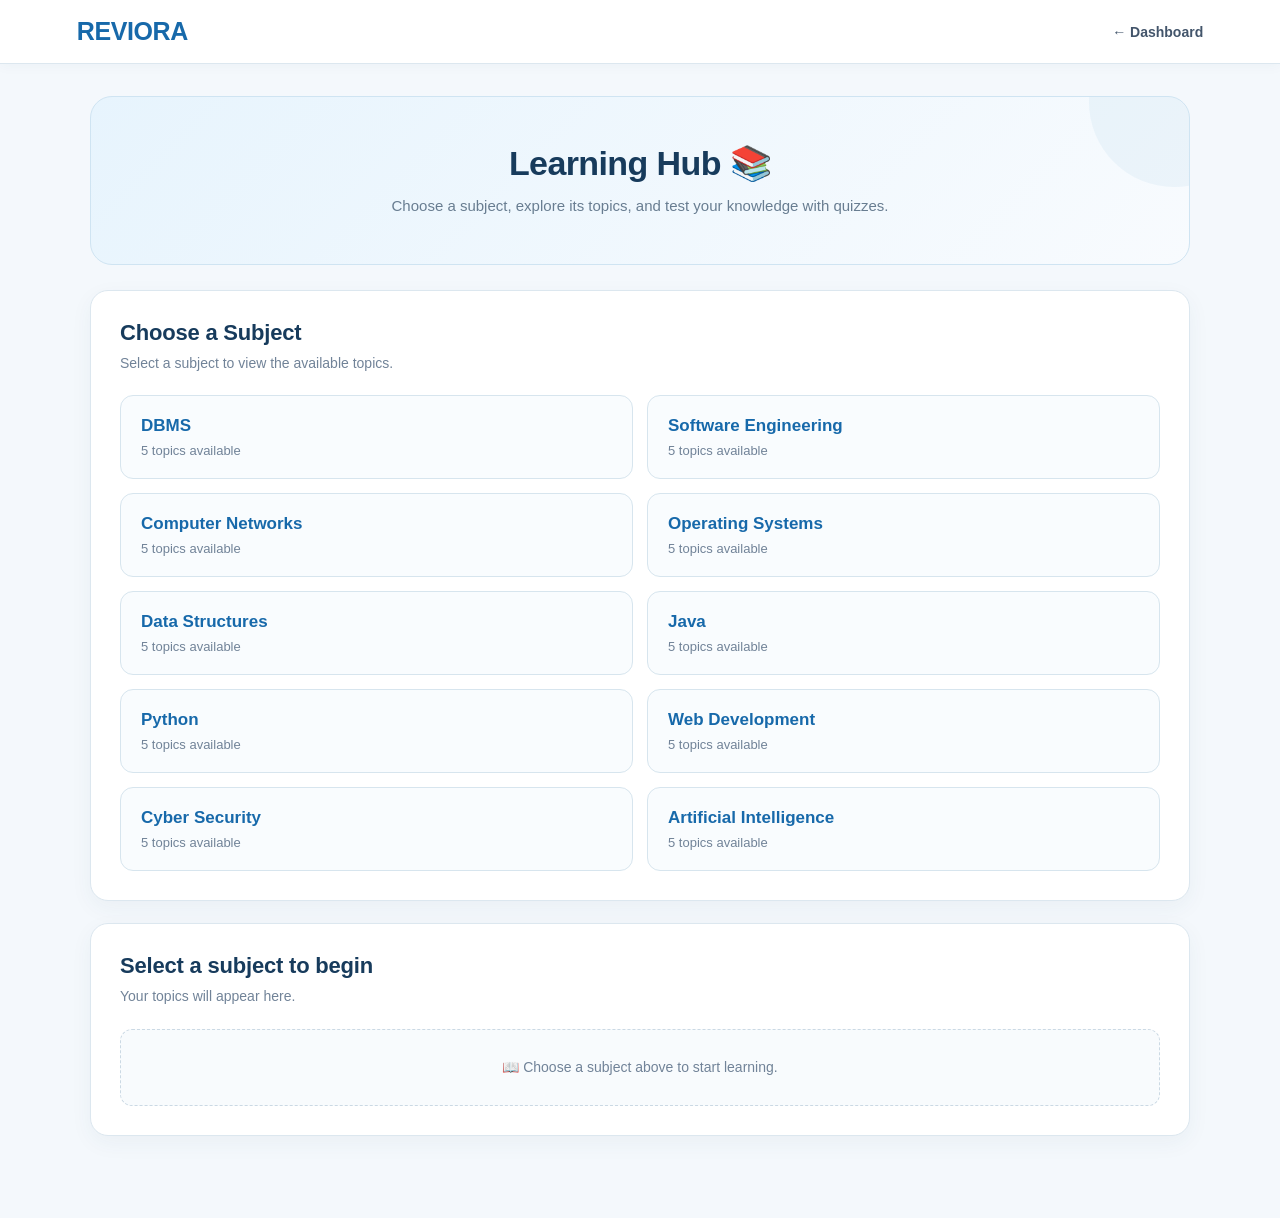
<file: topics.html>
<!DOCTYPE html>
<html lang="en">

<head>

    <meta charset="UTF-8">

    <meta
        name="viewport"
        content="width=device-width, initial-scale=1.0"
    >

    <title>REVIORA - Learning Hub</title>


    <style>

        * {
            box-sizing: border-box;
        }


        body {
            margin: 0;

            font-family:
                Arial,
                Helvetica,
                sans-serif;

            background: #f4f8fc;

            color: #172033;
        }


        a {
            text-decoration: none;
        }

        .learning-nav {
            position: sticky;

            top: 0;

            z-index: 100;

            display: flex;

            align-items: center;

            justify-content: space-between;

            padding: 17px 6%;

            background: #ffffff;

            border-bottom: 1px solid #dce7ef;

            box-shadow:
                0 2px 12px rgba(
                    30,
                    70,
                    100,
                    0.04
                );
        }


        .learning-brand {
            color: #1769aa;

            font-size: 25px;

            font-weight: 800;

            letter-spacing: -0.4px;
        }


        .learning-nav a {
            display: inline-flex;

            align-items: center;

            gap: 5px;

            color: #43556b;

            font-size: 14px;

            font-weight: 700;

            transition: 0.2s;
        }


        .learning-nav a:hover {
            color: #1769aa;

            transform: translateX(-2px);
        }

        .topics-page {
            width: 90%;

            max-width: 1100px;

            margin: 0 auto;

            padding: 32px 0 60px;
        }

        .learning-hero {
            position: relative;

            overflow: hidden;

            background:
                linear-gradient(
                    135deg,
                    #e7f4fd,
                    #f8fbfe
                );

            border: 1px solid #cfe4f2;

            border-radius: 22px;

            padding: 46px 30px;

            text-align: center;

            margin-bottom: 25px;
        }


        .learning-hero::after {
            content: "";

            position: absolute;

            width: 170px;
            height: 170px;

            right: -70px;
            top: -80px;

            border-radius: 50%;

            background: rgba(
                93,
                162,
                207,
                0.08
            );
        }


        .learning-hero h1 {
            position: relative;

            z-index: 1;

            margin: 0 0 11px;

            color: #173b5c;

            font-size: 34px;

            letter-spacing: -0.6px;
        }


        .learning-hero p {
            position: relative;

            z-index: 1;

            max-width: 650px;

            margin: 0 auto;

            color: #687d91;

            font-size: 15px;

            line-height: 1.6;
        }

        .learning-section {
            background: #ffffff;

            border: 1px solid #dce7ef;

            border-radius: 18px;

            padding: 29px;

            margin-bottom: 22px;

            box-shadow:
                0 7px 22px rgba(
                    30,
                    70,
                    100,
                    0.05
                );
        }


        .learning-section h2 {
            margin: 0 0 7px;

            color: #173b5c;

            font-size: 22px;

            letter-spacing: -0.2px;
        }


        .learning-section > p {
            margin: 0;

            color: #718398;

            font-size: 14px;

            line-height: 1.5;
        }

        #subjectButtons {
            display: grid;

            grid-template-columns:
                repeat(2, minmax(0, 1fr));

            gap: 14px;

            margin-top: 21px;
        }


        .subject-button {
            width: 100%;

            padding: 20px;

            border: 1px solid #d7e5ee;

            border-radius: 13px;

            background: #f9fcfe;

            text-align: left;

            cursor: pointer;

            transition:
                background 0.2s,
                border-color 0.2s,
                transform 0.2s,
                box-shadow 0.2s;
        }


        .subject-button:hover {
            background: #eef8fd;

            border-color: #91c4e1;

            transform: translateY(-2px);

            box-shadow:
                0 8px 20px rgba(
                    35,
                    100,
                    145,
                    0.08
                );
        }


        .subject-button:active {
            transform: translateY(0);
        }


        .subject-button h3 {
            margin: 0 0 7px;

            color: #1769aa;

            font-size: 17px;

            font-weight: 700;
        }


        .subject-button p {
            margin: 0;

            color: #718398;

            font-size: 13px;
        }

        #topicsContainer {
            margin-top: 22px;
        }


        .topic-card {
            display: flex;

            align-items: center;

            gap: 16px;

            padding: 17px;

            margin-bottom: 12px;

            background: #f9fcfe;

            border: 1px solid #dce7ef;

            border-radius: 13px;

            transition:
                border-color 0.2s,
                box-shadow 0.2s,
                transform 0.2s;
        }


        .topic-card:hover {
            border-color: #a9cde3;

            box-shadow:
                0 6px 18px rgba(
                    35,
                    100,
                    145,
                    0.07
                );

            transform: translateY(-1px);
        }


        .topic-number {
            width: 42px;

            height: 42px;

            min-width: 42px;

            display: flex;

            align-items: center;

            justify-content: center;

            border-radius: 50%;

            background: #e5f3fc;

            color: #1769aa;

            font-size: 14px;

            font-weight: 800;
        }


        .topic-info {
            flex: 1;

            min-width: 0;
        }


        .topic-info h3 {
            margin: 0 0 5px;

            color: #173b5c;

            font-size: 16px;

            font-weight: 700;

            line-height: 1.4;
        }


        .topic-info p {
            margin: 0;

            color: #718398;

            font-size: 13px;

            line-height: 1.4;
        }

        .quiz-button {
            flex-shrink: 0;

            border: none;

            border-radius: 9px;

            padding: 11px 16px;

            background: #1976b9;

            color: #ffffff;

            font-size: 13px;

            font-weight: 700;

            cursor: pointer;

            white-space: nowrap;

            transition:
                background 0.2s,
                transform 0.2s,
                box-shadow 0.2s;
        }


        .quiz-button:hover {
            background: #125b91;

            transform: translateY(-1px);

            box-shadow:
                0 6px 14px rgba(
                    25,
                    118,
                    185,
                    0.16
                );
        }


        .quiz-button:active {
            transform: translateY(0);
        }

        .empty-topics {
            padding: 27px 20px;

            border: 1px dashed #cbd9e4;

            border-radius: 12px;

            background: #f8fbfd;

            color: #718398;

            text-align: center;

            font-size: 14px;

            line-height: 1.5;
        }

        @media (max-width: 800px) {

            .topics-page {
                width: 92%;

                padding-top: 25px;
            }


            .learning-section {
                padding: 25px 22px;
            }


            .learning-hero {
                padding: 38px 22px;
            }


            .learning-hero h1 {
                font-size: 30px;
            }

        }

        @media (max-width: 650px) {

            .learning-nav {
                padding: 15px 5%;
            }


            .learning-brand {
                font-size: 22px;
            }


            .learning-nav a {
                font-size: 13px;
            }


            .topics-page {
                width: 94%;

                padding: 20px 0 40px;
            }


            .learning-hero {
                padding: 32px 18px;

                border-radius: 18px;
            }


            .learning-hero h1 {
                font-size: 27px;
            }


            .learning-hero p {
                font-size: 14px;
            }


            .learning-section {
                padding: 22px 17px;

                border-radius: 16px;
            }


            .learning-section h2 {
                font-size: 20px;
            }


            #subjectButtons {
                grid-template-columns: 1fr;

                gap: 10px;
            }


            .subject-button {
                padding: 17px;
            }


            .topic-card {
                align-items: flex-start;

                flex-wrap: wrap;

                gap: 12px;

                padding: 15px;
            }


            .topic-number {
                width: 38px;

                height: 38px;

                min-width: 38px;
            }


            .topic-info {
                width: calc(
                    100% - 50px
                );
            }


            .topic-info h3 {
                font-size: 15px;
            }


            .topic-info p {
                font-size: 12px;
            }


            .quiz-button {
                width: 100%;

                margin-left: 50px;

                padding: 11px;
            }

        }

        @media (max-width: 450px) {

            .learning-nav {
                padding: 14px 4%;
            }


            .learning-brand {
                font-size: 20px;
            }


            .learning-nav a {
                font-size: 12px;
            }


            .topics-page {
                width: 95%;
            }


            .learning-hero {
                padding: 27px 15px;
            }


            .learning-hero h1 {
                font-size: 24px;
            }


            .learning-hero p {
                font-size: 13px;
            }


            .learning-section {
                padding: 20px 14px;
            }


            .topic-card {
                gap: 10px;
            }


            .quiz-button {
                margin-left: 0;
            }

        }

    </style>

</head>


<body>

    <nav class="learning-nav">

        <div class="learning-brand">
            REVIORA
        </div>


        <a href="index.html">
            ← Dashboard
        </a>

    </nav>


    <main class="topics-page">


        <section class="learning-hero">

            <h1>
                Learning Hub 📚
            </h1>


            <p>
                Choose a subject, explore its topics,
                and test your knowledge with quizzes.
            </p>

        </section>

        <section class="learning-section">

            <h2>
                Choose a Subject
            </h2>


            <p>
                Select a subject to view the available topics.
            </p>


            <div id="subjectButtons"></div>

        </section>

        <section
            class="learning-section"
            id="topicsSection"
        >

            <h2 id="selectedSubjectTitle">
                Select a subject to begin
            </h2>


            <p id="selectedSubjectDescription">
                Your topics will appear here.
            </p>


            <div id="topicsContainer">

                <div class="empty-topics">
                    📖 Choose a subject above to start learning.
                </div>

            </div>

        </section>


    </main>


    <script>


        const subjectTopics = {

            "DBMS": [
                "Introduction to DBMS",
                "ER Model",
                "Relational Model",
                "SQL",
                "Normalization"
            ],


            "Software Engineering": [
                "Introduction to Software Engineering",
                "Software Development Life Cycle",
                "Software Process Models",
                "Requirements Engineering",
                "Software Testing"
            ],


            "Computer Networks": [
                "Introduction to Computer Networks",
                "Network Topologies",
                "OSI Model",
                "TCP/IP Model",
                "Network Devices"
            ],


            "Operating Systems": [
                "Introduction to Operating Systems",
                "Process Management",
                "CPU Scheduling",
                "Memory Management",
                "File Management"
            ],


            "Data Structures": [
                "Introduction to Data Structures",
                "Arrays",
                "Linked Lists",
                "Stacks",
                "Queues"
            ],


            "Java": [
                "Introduction to Java",
                "Variables and Data Types",
                "Control Statements",
                "Classes and Objects",
                "Inheritance"
            ],


            "Python": [
                "Introduction to Python",
                "Variables and Data Types",
                "Conditional Statements",
                "Loops",
                "Functions"
            ],


            "Web Development": [
                "HTML Basics",
                "CSS Basics",
                "JavaScript Basics",
                "DOM Manipulation",
                "Web Forms"
            ],


            "Cyber Security": [
                "Introduction to Cyber Security",
                "Cyber Threats",
                "Cyber Crimes",
                "Network Security",
                "Data Protection"
            ],


            "Artificial Intelligence": [
                "Introduction to AI",
                "Types of AI",
                "Machine Learning Basics",
                "AI Applications",
                "AI and Society"
            ]

        };

        const subjectButtons =
            document.getElementById(
                "subjectButtons"
            );


        const topicsContainer =
            document.getElementById(
                "topicsContainer"
            );


        const selectedSubjectTitle =
            document.getElementById(
                "selectedSubjectTitle"
            );


        const selectedSubjectDescription =
            document.getElementById(
                "selectedSubjectDescription"
            );


        const topicsSection =
            document.getElementById(
                "topicsSection"
            );

        function createSubjectButtons() {

            subjectButtons.innerHTML = "";


            Object.keys(subjectTopics)
                .forEach(function(subject) {

                    const button =
                        document.createElement(
                            "button"
                        );


                    button.className =
                        "subject-button";


                    button.innerHTML = `

                        <h3>
                            ${subject}
                        </h3>

                        <p>
                            ${subjectTopics[subject].length}
                            topics available
                        </p>

                    `;


                    button.onclick =
                        function() {

                            showTopics(subject);

                        };


                    subjectButtons.appendChild(
                        button
                    );

                });

        }

        function showTopics(subject) {

            const topics =
                subjectTopics[subject];


            selectedSubjectTitle.textContent =
                subject;


            selectedSubjectDescription.textContent =
                "Explore a topic and test your knowledge with a quiz.";


            topicsContainer.innerHTML = "";


            topics.forEach(
                function(topic, index) {

                    const topicCard =
                        document.createElement(
                            "div"
                        );


                    topicCard.className =
                        "topic-card";


                    topicCard.innerHTML = `

                        <div class="topic-number">
                            ${index + 1}
                        </div>


                        <div class="topic-info">

                            <h3>
                                ${topic}
                            </h3>

                            <p>
                                Learn the basics
                                and check your
                                understanding.
                            </p>

                        </div>


                        <button
                            class="quiz-button"
                            onclick="startQuiz('${subject}', '${topic}')"
                        >
                            Take Quiz →
                        </button>

                    `;


                    topicsContainer.appendChild(
                        topicCard
                    );

                }
            );


            topicsSection.scrollIntoView({

                behavior: "smooth",

                block: "start"

            });

        }

        function startQuiz(
            subject,
            topic
        ) {

            localStorage.setItem(
                "selectedQuizSubject",
                subject
            );


            localStorage.setItem(
                "selectedQuizTopic",
                topic
            );


            window.location.href =
                "quiz.html";

        }

        createSubjectButtons();

    </script>


</body>

</html>
</file>
<file: style.css>
/* ============================================
   REVIORA - Main Styles
   ============================================ */

* {
    box-sizing: border-box;
    margin: 0;
    padding: 0;
}

body {
    font-family: Arial, Helvetica, sans-serif;
    background: #f5f7fb;
    color: #1e293b;
    line-height: 1.6;
}

button,
input,
select {
    font: inherit;
}


/* ============================================
   Main Page
   ============================================ */

.page {
    width: 92%;
    max-width: 1150px;
    margin: 0 auto;
    padding: 25px 0 50px;
}


/* ============================================
   Navigation
   ============================================ */

.nav {
    display: flex;
    justify-content: space-between;
    align-items: center;
    margin-bottom: 25px;
}

.brand {
    font-size: 28px;
    font-weight: 800;
    color: #4f46e5;
}

.nav a {
    text-decoration: none;
    margin-left: 8px;
}


/* ============================================
   Buttons
   ============================================ */

button,
.btn {
    display: inline-block;
    border: none;
    border-radius: 8px;
    padding: 11px 18px;
    background: #4f46e5;
    color: white;
    cursor: pointer;
    font-weight: 600;
    text-decoration: none;
    transition: 0.2s ease;
}

button:hover,
.btn:hover {
    opacity: 0.9;
    transform: translateY(-1px);
}

.btn.secondary {
    background: #e5e7eb;
    color: #1f2937;
}


/* ============================================
   Hero
   ============================================ */

.hero {
    background: white;
    border-radius: 16px;
    padding: 35px;
    margin-bottom: 25px;
    box-shadow: 0 5px 20px rgba(15, 23, 42, 0.07);
}

.hero h1 {
    font-size: 32px;
    margin-bottom: 8px;
}

.hero p {
    color: #64748b;
}


/* ============================================
   Dashboard Statistics
   ============================================ */

.stats {
    display: grid;
    grid-template-columns: repeat(5, 1fr);
    gap: 15px;
    margin-bottom: 25px;
}

.stat {
    background: white;
    padding: 22px 15px;
    border-radius: 14px;
    text-align: center;
    box-shadow: 0 4px 15px rgba(15, 23, 42, 0.06);
}

.stat strong {
    display: block;
    font-size: 27px;
    color: #4f46e5;
    margin-bottom: 5px;
}

.stat span {
    color: #64748b;
    font-size: 14px;
}


/* ============================================
   Sections
   ============================================ */

section {
    background: white;
    border-radius: 16px;
    padding: 28px;
    margin-bottom: 25px;
    box-shadow: 0 4px 18px rgba(15, 23, 42, 0.06);
}

section h2 {
    font-size: 23px;
    margin-bottom: 5px;
}

section > p {
    color: #64748b;
    margin-bottom: 18px;
}


/* ============================================
   Forms
   ============================================ */

.form-row {
    display: flex;
    gap: 12px;
    flex-wrap: wrap;
    margin-top: 15px;
}

input,
select {
    border: 1px solid #d1d5db;
    border-radius: 8px;
    padding: 11px 13px;
    background: white;
    color: #1e293b;
    outline: none;
}

input:focus,
select:focus {
    border-color: #4f46e5;
    box-shadow: 0 0 0 3px rgba(79, 70, 229, 0.1);
}


/* ============================================
   Goal Grid
   ============================================ */

.goal-grid,
.weekly-grid {
    display: grid;
    grid-template-columns: repeat(4, 1fr);
    gap: 15px;
    margin-top: 22px;
}

.mini {
    background: #f8fafc;
    border: 1px solid #e2e8f0;
    border-radius: 12px;
    padding: 18px;
    color: #64748b;
}

.mini strong {
    display: block;
    margin-top: 5px;
    color: #1e293b;
    font-size: 20px;
}


/* ============================================
   Subjects
   ============================================ */

.subject-grid {
    display: grid;
    grid-template-columns: repeat(2, 1fr);
    gap: 16px;
    margin-top: 25px;
}

.subject-card {
    border: 1px solid #e2e8f0;
    border-radius: 13px;
    padding: 20px;
    background: #ffffff;
    transition: 0.2s ease;
}

.subject-card:hover {
    transform: translateY(-2px);
    box-shadow: 0 5px 16px rgba(15, 23, 42, 0.08);
}

.subject-card h3 {
    margin-bottom: 8px;
}

.subject-card p {
    color: #64748b;
    margin-bottom: 10px;
}

.subject-actions {
    display: flex;
    gap: 8px;
    margin-top: 15px;
}

.subject-actions button {
    padding: 8px 13px;
    font-size: 14px;
}

.edit-btn {
    background: #0f766e;
}

.delete-btn {
    background: #dc2626;
}


/* ============================================
   Readiness Bar
   ============================================ */

.readiness-bar {
    width: 100%;
    height: 10px;
    background: #e5e7eb;
    border-radius: 10px;
    overflow: hidden;
    margin-top: 10px;
}

.readiness-fill {
    height: 100%;
    background: #4f46e5;
    border-radius: 10px;
}


/* ============================================
   Priority Badges
   ============================================ */

.priority-badge {
    display: inline-block;
    padding: 5px 10px;
    border-radius: 20px;
    font-size: 12px;
    font-weight: bold;
    margin-top: 8px;
}

.priority-high {
    background: #fee2e2;
    color: #b91c1c;
}

.priority-medium {
    background: #fef3c7;
    color: #92400e;
}

.priority-low {
    background: #dcfce7;
    color: #166534;
}


/* ============================================
   Attention Topics
   ============================================ */

#attentionTopics,
#smartRevision {
    display: grid;
    gap: 12px;
    margin-top: 15px;
}

.attention-item,
.revision-item {
    padding: 15px;
    border-radius: 10px;
    border: 1px solid #e2e8f0;
    background: #f8fafc;
}

.attention-item strong,
.revision-item strong {
    display: block;
    margin-bottom: 3px;
}


/* ============================================
   Smart Revision
   ============================================ */

.revision-item {
    display: flex;
    justify-content: space-between;
    align-items: center;
    gap: 15px;
}

.revision-focus {
    font-weight: bold;
}


/* ============================================
   Achievements
   ============================================ */

#achievements {
    display: grid;
    gap: 12px;
    margin-top: 20px;
}

.achievement {
    padding: 15px;
    border-radius: 10px;
    font-weight: bold;
    background: #f3f4f6;
}

.achievement.locked {
    opacity: 0.5;
}

.achievement.unlocked {
    opacity: 1;
    background: #ecfdf5;
    border: 2px solid #10b981;
}


/* ============================================
   Weekly Chart
   ============================================ */

#weeklyChart {
    margin-top: 20px;
    width: 100%;
}

#weeklyChart .chart-row {
    display: flex;
    align-items: center;
    gap: 12px;
    margin-bottom: 14px;
    width: 100%;
}

#weeklyChart .chart-day {
    width: 45px;
    font-weight: bold;
    flex-shrink: 0;
}

#weeklyChart .chart-bar-container {
    flex: 1;
    height: 22px;
    background: #e5e7eb;
    border-radius: 12px;
    overflow: hidden;
}

#weeklyChart .chart-bar {
    height: 100%;
    background: #4f46e5;
    border-radius: 12px;
    transition: width 0.4s ease;
}

#weeklyChart .chart-hours {
    width: 40px;
    font-weight: bold;
    flex-shrink: 0;
}


/* ============================================
   Study History
   ============================================ */

.history-item {
    display: flex;
    justify-content: space-between;
    align-items: center;
    gap: 15px;
    padding: 14px;
    border: 1px solid #e2e8f0;
    border-radius: 10px;
    margin-bottom: 10px;
    background: #f8fafc;
}

.history-info strong {
    display: block;
}

.history-info span {
    color: #64748b;
    font-size: 14px;
}

.history-delete {
    background: #dc2626;
    padding: 7px 11px;
    font-size: 13px;
}


/* ============================================
   Learning Hub
   ============================================ */

.topics-page {
    width: 92%;
    max-width: 1100px;
    margin: 0 auto;
    padding: 30px 0 60px;
}

.learning-hero {
    background: white;
    border-radius: 18px;
    padding: 40px;
    text-align: center;
    box-shadow: 0 5px 20px rgba(15, 23, 42, 0.07);
    margin-bottom: 25px;
}

.learning-hero h1 {
    color: #1e293b;
    font-size: 34px;
    margin-bottom: 8px;
}

.learning-hero p {
    color: #64748b;
}

.learning-section {
    background: white;
    border-radius: 18px;
    padding: 30px;
    box-shadow: 0 5px 20px rgba(15, 23, 42, 0.07);
    margin-bottom: 25px;
}

.learning-section h2 {
    margin-bottom: 6px;
}

.learning-section > p {
    color: #64748b;
}


/* Subject Buttons */

#subjectButtons {
    display: grid;
    grid-template-columns: repeat(3, 1fr);
    gap: 15px;
    margin-top: 25px;
}

.subject-button {
    background: white;
    color: #1e293b;
    border: 2px solid #e2e8f0;
    padding: 18px;
    border-radius: 12px;
    text-align: left;
    transition: 0.2s ease;
}

.subject-button:hover {
    border-color: #4f46e5;
    background: #f8f7ff;
}


/* Topic Cards */

.topic-card {
    display: flex;
    align-items: center;
    gap: 18px;
    border: 1px solid #e2e8f0;
    border-radius: 13px;
    padding: 18px;
    margin-top: 15px;
    background: white;
}

.topic-number {
    width: 42px;
    height: 42px;
    border-radius: 50%;
    background: #eef2ff;
    color: #4f46e5;
    display: flex;
    justify-content: center;
    align-items: center;
    font-weight: bold;
    flex-shrink: 0;
}

.topic-info {
    flex: 1;
}

.topic-info h3 {
    margin-bottom: 3px;
}

.topic-info p {
    color: #64748b;
    font-size: 14px;
}

.quiz-button {
    background: #4f46e5;
    white-space: nowrap;
}


/* ============================================
   Quiz
   ============================================ */

.quiz-header h1,
.quiz-header p,
.question-text,
.option,
.result-card h2,
.result-card p {
    color: #1e293b;
}

.question-number {
    color: #4f46e5;
}

.option {
    color: #1e293b;
}

.option.selected {
    color: #312e81;
}

.score {
    color: #4f46e5;
}


/* ============================================
   Login / Signup / Profile
   ============================================ */

.auth-page {
    min-height: 100vh;
    display: flex;
    justify-content: center;
    align-items: center;
    padding: 25px;
}

.auth-card {
    width: 100%;
    max-width: 450px;
    background: white;
    padding: 35px;
    border-radius: 18px;
    box-shadow: 0 5px 25px rgba(15, 23, 42, 0.08);
}

.auth-card h1 {
    text-align: center;
    color: #4f46e5;
    margin-bottom: 8px;
}

.auth-card > p {
    text-align: center;
    color: #64748b;
    margin-bottom: 25px;
}

.auth-card form {
    display: grid;
    gap: 14px;
}

.auth-card input,
.auth-card select {
    width: 100%;
}

.auth-card button {
    width: 100%;
    margin-top: 5px;
}

.auth-link {
    text-align: center;
    margin-top: 18px;
}

.auth-link a {
    color: #4f46e5;
    font-weight: bold;
    text-decoration: none;
}


/* ============================================
   Profile Subjects
   ============================================ */

.subject-checkboxes {
    display: grid;
    grid-template-columns: repeat(2, 1fr);
    gap: 10px;
    margin: 15px 0;
}

.subject-checkbox {
    display: flex;
    align-items: center;
    gap: 8px;
    padding: 10px;
    border: 1px solid #e2e8f0;
    border-radius: 8px;
}

.subject-checkbox input {
    width: auto;
}


/* ============================================
   Empty States
   ============================================ */

.empty-state {
    padding: 20px;
    text-align: center;
    color: #64748b;
    background: #f8fafc;
    border-radius: 10px;
}


/* ============================================
   Responsive Design
   ============================================ */

@media (max-width: 900px) {

    .stats {
        grid-template-columns: repeat(3, 1fr);
    }

    .goal-grid,
    .weekly-grid {
        grid-template-columns: repeat(2, 1fr);
    }

    #subjectButtons {
        grid-template-columns: repeat(2, 1fr);
    }

}


@media (max-width: 650px) {

    .page,
    .topics-page {
        width: 94%;
    }

    .nav {
        flex-direction: column;
        align-items: flex-start;
        gap: 15px;
    }

    .hero {
        padding: 25px;
    }

    .hero h1 {
        font-size: 27px;
    }

    .stats {
        grid-template-columns: repeat(2, 1fr);
    }

    section {
        padding: 22px;
    }

    .subject-grid {
        grid-template-columns: 1fr;
    }

    .goal-grid,
    .weekly-grid {
        grid-template-columns: 1fr;
    }

    #subjectButtons {
        grid-template-columns: 1fr;
    }

    .topic-card {
        align-items: flex-start;
        flex-wrap: wrap;
    }

    .topic-info {
        min-width: calc(100% - 65px);
    }

    .quiz-button {
        width: 100%;
    }

    .revision-item,
    .history-item {
        flex-direction: column;
        align-items: flex-start;
    }

    .form-row {
        flex-direction: column;
    }

    .form-row input,
    .form-row select,
    .form-row button {
        width: 100%;
    }

}


@media (max-width: 420px) {

    .stats {
        grid-template-columns: 1fr;
    }

    .brand {
        font-size: 24px;
    }

    .learning-hero {
        padding: 28px 20px;
    }

    .learning-hero h1 {
        font-size: 28px;
    }

}
</file>
